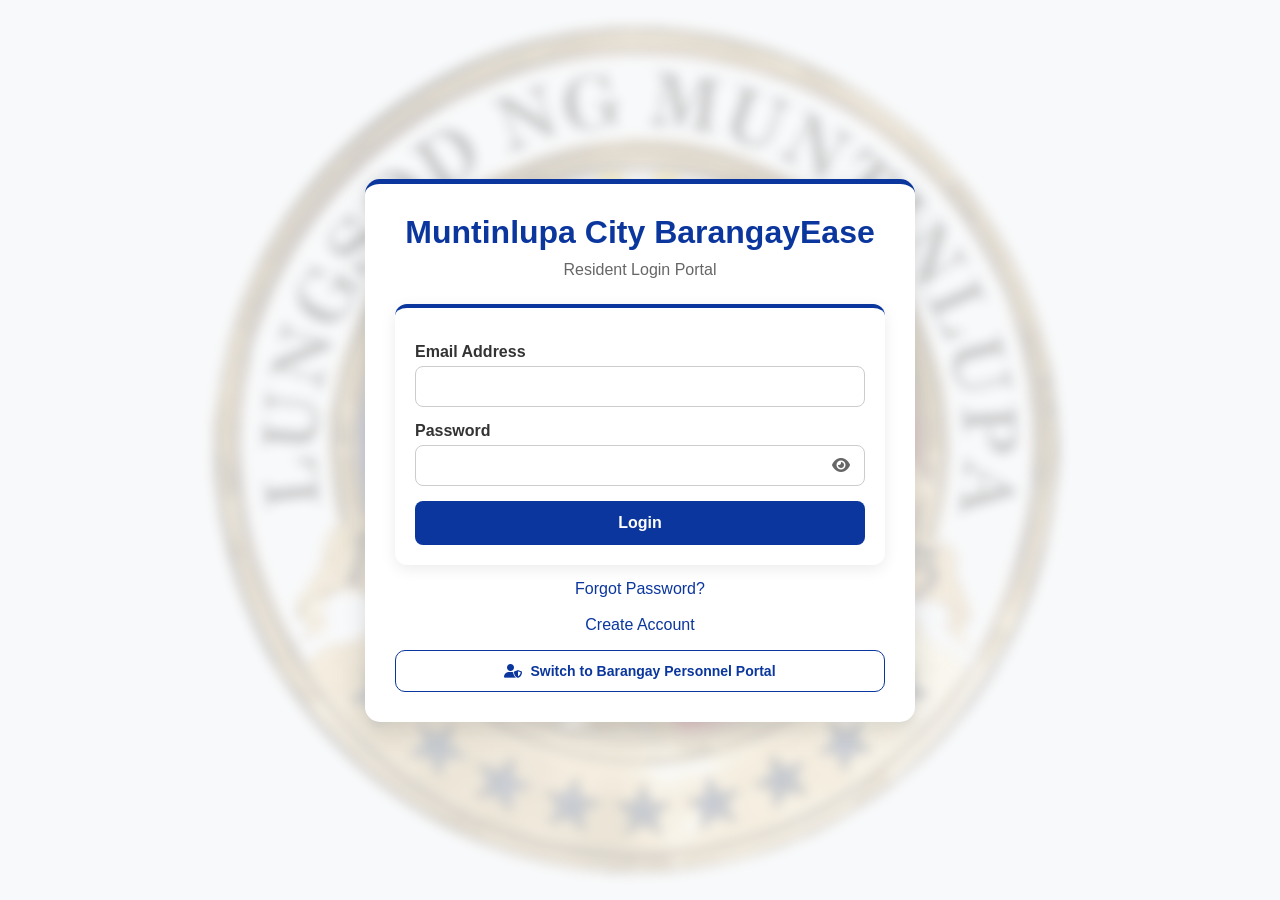
<file: index.html>
<!DOCTYPE html>
<html lang="en">
<head>
    <meta charset="UTF-8">
    <meta http-equiv="refresh" content="0; url=./ResidentWEB/login.html">
    <title>Muntinlupa City BarangayEase</title>
</head>
<body>
    <p>Redirecting to BarangayEase...</p>
</body>
</html>
</file>
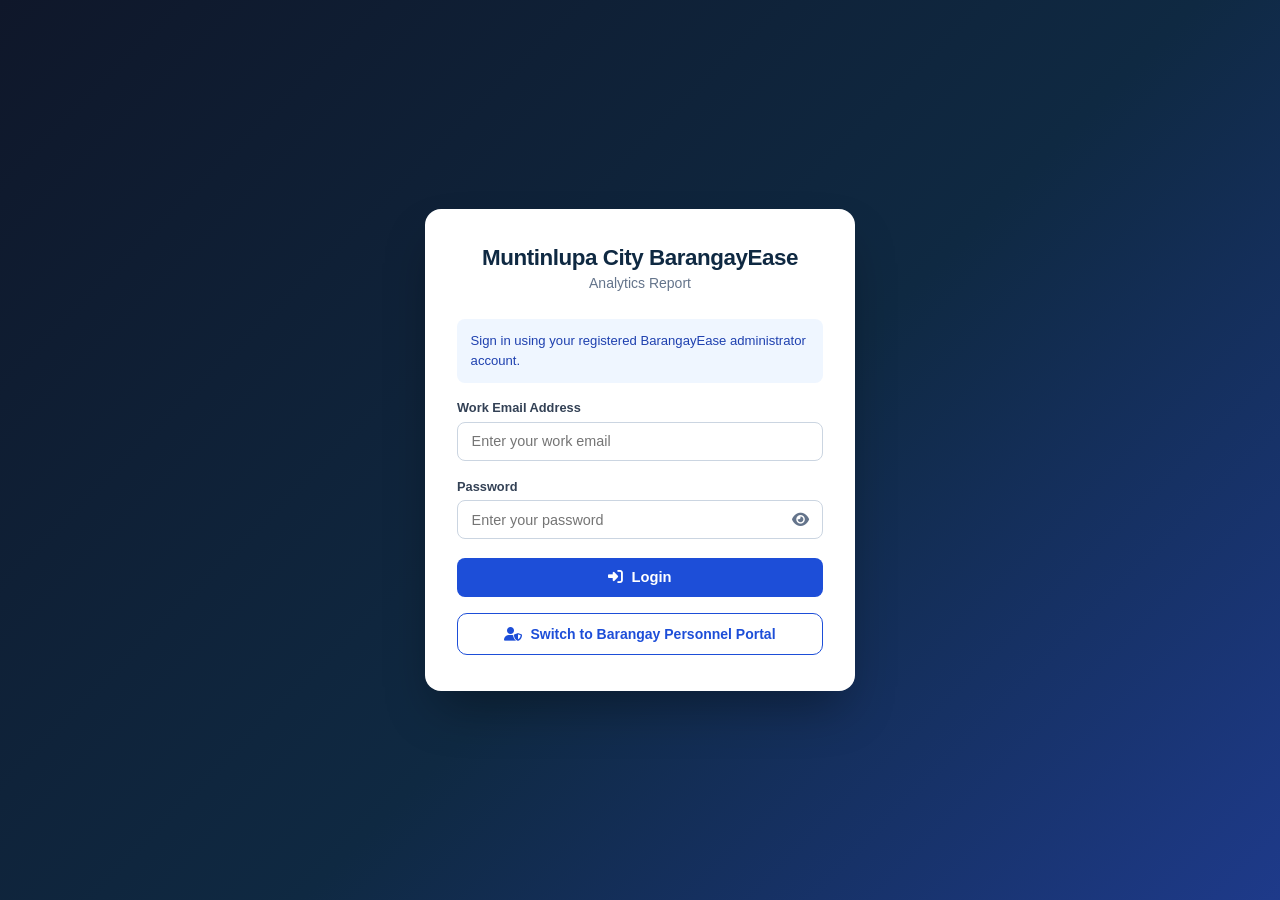
<file: BarangayAdminWEB/AnalyticsLogin.html>
<!DOCTYPE html>
<html lang="en">

<head>
    <meta charset="UTF-8" />
    <meta name="viewport" content="width=device-width, initial-scale=1.0" />
    <title>Muntinlupa City BarangayEase</title>
    <link rel="stylesheet" href="webAdmincss/Analytics.css?v=2" />
    <link rel="stylesheet" href="https://cdnjs.cloudflare.com/ajax/libs/font-awesome/6.5.1/css/all.min.css" />
</head>

<body>
    <div class="auth-container">
        <div class="auth-card">
            <div class="auth-logo">
                <h1>Muntinlupa City BarangayEase</h1>
                <p>Analytics Report</p>
            </div>

            <div id="loginError" class="error-banner"></div>

            <form id="loginForm">
                <p class="login-notice">Sign in using your registered BarangayEase administrator account.</p>

                <div class="input-group">
                    <label for="email">Work Email Address</label>
                    <input type="email" id="email" placeholder="Enter your work email" autocomplete="username"
                        required />
                </div>

                <div class="input-group">
                    <label for="password">Password</label>
                    <div class="password-wrapper">
                        <input type="password" id="password" placeholder="Enter your password"
                            autocomplete="current-password" required />
                        <i class="fa-solid fa-eye toggle-password" data-target="password"></i>
                    </div>
                </div>

                <button type="submit" class="btn" id="loginBtn">
                    <i class="fa-solid fa-right-to-bracket"></i>
                    Login
                </button>
            </form>

            <div class="portal-switch-wrap">
                <a href="./loginAdmin.html" class="portal-switch-btn">
                    <i class="fas fa-user-shield"></i>
                    <span>Switch to Barangay Personnel Portal</span>
                </a>
            </div>
        </div>
    </div>

    <script src="webAdminjs/api-config.js"></script>
    <script src="webAdminjs/AnalyticsLogin.js"></script>
</body>

</html>
</file>
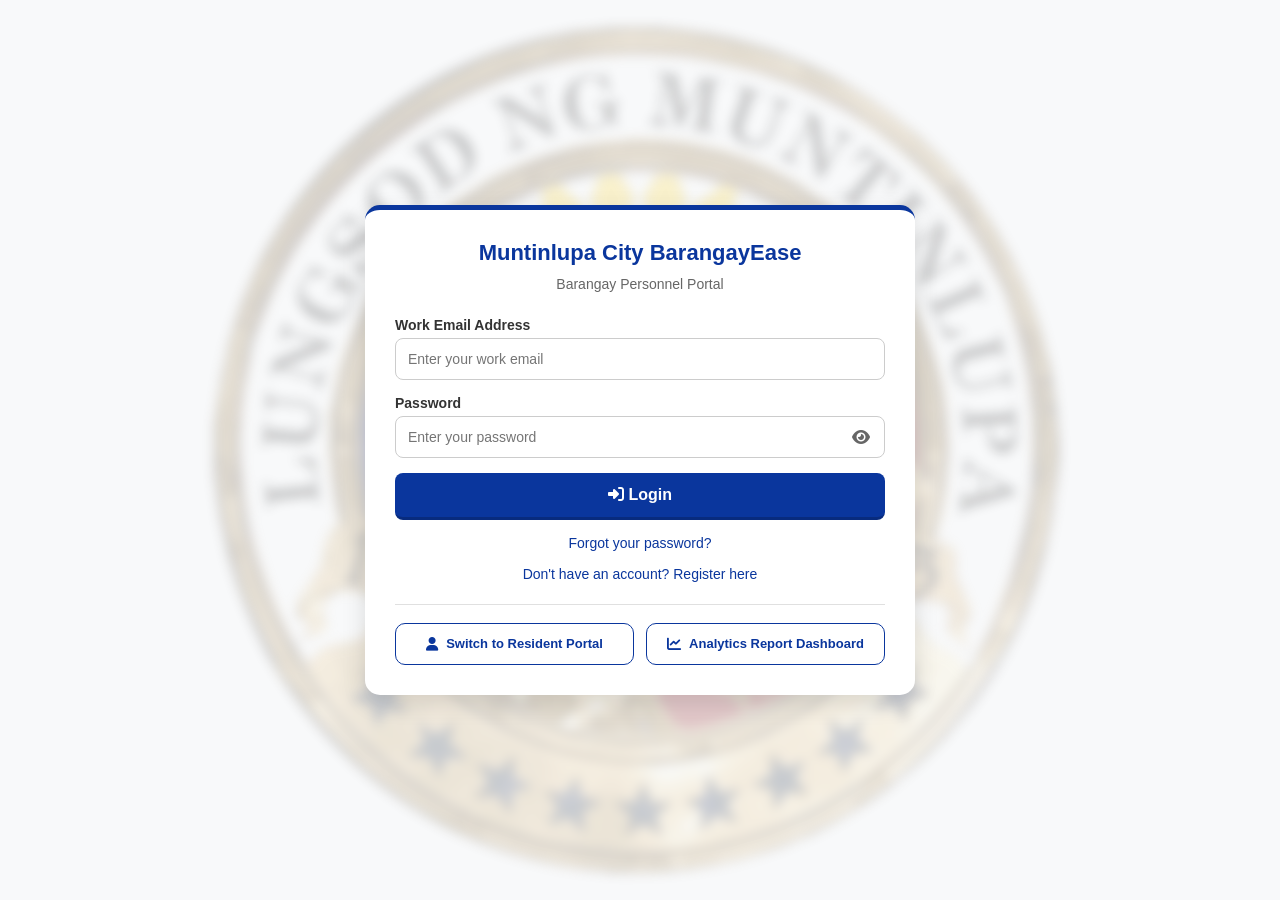
<file: BarangayAdminWEB/BarangayAdmin.html>
<!DOCTYPE html>
<html lang="en">

<head>
  <meta charset="UTF-8">
  <meta name="viewport" content="width=device-width, initial-scale=1.0">
  <title>BarangayEase | Barangay Personnel</title>
  <link rel="stylesheet" href="webAdmincss/brgyAdmin.css">
  <link rel="stylesheet" href="https://cdnjs.cloudflare.com/ajax/libs/font-awesome/6.5.1/css/all.min.css">

</head>

<body>
  <div class="dashboard-container">
    <header class="topbar">
      <div class="topbar-left"><img id="barangayLogo" src="" alt="Barangay Logo" class="topbar-logo">
        <div class="topbar-brand-info"><span class="topbar-brgy-name" id="barangayName">Loading...</span><span
            class="topbar-portal-type"> Barangay Personnel Portal (Muntinlupa City)</span></div>
      </div>
      <div class="topbar-right">
        <div class="notification-wrapper"><button class="notification-btn" onclick="toggleNotifications()"
            aria-label="Notifications" title="Notifications"><i class="fas fa-bell"></i><span id="notifBadge"
              class="notif-badge hidden">0</span></button>
          <div id="notificationPanel" class="notification-panel hidden" role="dialog" aria-modal="true" aria-label="Notifications">
            <div class="notification-header">
              <h4>Notifications</h4>
              <div class="notification-header-actions">
                <button type="button" class="mark-all-read" onclick="markAllNotificationsRead()">Mark all as read</button>
                <button type="button" class="notification-close" onclick="toggleNotifications(false)" aria-label="Close notifications"><i class="fas fa-times"></i></button>
              </div>
            </div>
            <div id="notificationList" class="notification-list"></div>
          </div>
          <div id="adminNotificationDetailModal" class="notification-detail-overlay hidden" role="dialog" aria-modal="true" aria-labelledby="adminNotificationDetailTitle" onclick="if(event.target===this)closeAdminNotificationDetail()">
            <section class="notification-detail-modal">
              <header class="notification-detail-header">
                <div><span class="notification-detail-eyebrow">NOTIFICATION DETAILS</span><h3 id="adminNotificationDetailTitle">Notification</h3></div>
                <button type="button" class="notification-close" onclick="closeAdminNotificationDetail()" aria-label="Close notification details"><i class="fas fa-times"></i></button>
              </header>
              <div class="notification-detail-body">
                <p id="adminNotificationDetailDescription"></p>
                <small id="adminNotificationDetailTime"></small>
              </div>
              <footer class="notification-detail-actions">
                <button type="button" class="notification-back-button" onclick="backToAdminNotifications()"><i class="fas fa-arrow-left"></i> Back to notifications</button>
                <button type="button" id="adminNotificationOpenRelated" class="notification-related-button hidden" onclick="openAdminNotificationDestination()">Open related section <i class="fas fa-arrow-right"></i></button>
              </footer>
            </section>
          </div>
        </div>
        <div class="topbar-profile-wrapper">
          <div class="topbar-profile" onclick="toggleProfileDropdown()"><img src="webAdminlogo/noproficon.png"
              alt="Avatar" class="topbar-avatar"><span id="adminName">Administrator</span><i
              class="fas fa-chevron-down"></i></div>
          <div id="profileDropdown" class="profile-dropdown hidden">
            <div class="dropdown-item" onclick="showSection('profile-section',this)"><i class="fas fa-user"></i> My
              Profile</div>
            <div class="dropdown-item logout-item" onclick="logout()"><i class="fas fa-sign-out-alt"></i> Logout</div>
          </div>
        </div>
      </div>
    </header>
    <div class="main-wrapper">
      <aside class="sidebar">
        <ul class="sidebar-menu">
          <li class="menu-category">Main</li>
          <li class="active" onclick="showSection('dashboard',this)"><i class="fas fa-home"></i> Dashboard</li>
          <li onclick="showSection('residents',this)"><i class="fas fa-users"></i> Residents</li>
          <li onclick="showSection('requests',this)"><i class="fas fa-file-alt"></i> Document Requests</li>
          <li onclick="showSection('complaints',this)"><i class="fas fa-exclamation-circle"></i> Complaints</li>
          <li onclick="showSection('ai-complaints',this)"><i class="fas fa-triangle-exclamation"></i> AI Complaints</li>
          <li onclick="showSection('analytics-section',this)"><i class="fas fa-chart-bar"></i> Analytics</li>
          <li onclick="showSection('reports-section',this)"><i class="fas fa-file-lines"></i> Reports</li>
          <li class="menu-category menu-divider">Account</li>
          <li onclick="showSection('profile-section',this)"><i class="fas fa-user"></i> My Profile</li>
          <li onclick="logout()"><i class="fas fa-sign-out-alt"></i> Logout</li>
        </ul>
      </aside>
      <main class="main-content">
        <section id="dashboard" class="content-section">
          <h2>Dashboard Overview</h2>
          <p class="section-note">Barangay management summary</p>
          <div class="cards">
            <div class="card">
              <h4>Total Residents</h4>
              <h1 id="dashTotalResidents">0</h1>
            </div>
            <div class="card">
              <h4>Pending Requests</h4>
              <h1 id="dashPendingRequests">0</h1>
            </div>
            <div class="card">
              <h4>Total Complaints</h4>
              <h1 id="dashTotalComplaints">0</h1>
            </div>
            <div class="card">
              <h4>Critical AI Complaints</h4>
              <h1 id="dashCriticalComplaints">0</h1>
            </div>
            <div class="card rating-dashboard-card">
              <h4>Resident Satisfaction</h4>
              <h1><span id="dashAverageRating">--</span><small> / 5</small></h1>
              <p><span id="dashTotalRatings">0</span> resident ratings</p>
              <div id="dashRatingStars" class="rating-stars" aria-label="Average resident rating">☆☆☆☆☆</div>
            </div>
          </div>
          <div class="welcome-card">
            <h2>Welcome to BarangayEase Barangay Personnel Portal</h2>
            <p>Manage residents, document requests, and complaints for your assigned barangay.</p><button
              class="admin-action" onclick="refreshCurrentData()"><i class="fas fa-sync"></i> Refresh Dashboard</button>
          </div>
        </section>
        <section id="residents" class="content-section hidden">
          <h2>Resident Management</h2>
          <p class="section-note">Residents registered under your assigned barangay.</p>
          <div class="table-container">
            <table id="residentsTable">
              <tr>
                <th>First Name</th>
                <th>Last Name</th>
                <th>Mobile Number</th>
                <th>Address</th>
                <th>Barangay</th>
                <th>Email</th>
              </tr>
            </table>
          </div>
        </section>
        <section id="requests" class="content-section hidden">
          <h2>Document Requests</h2>
          <p class="section-note">Review and update document requests submitted by residents of your barangay.</p>
          <div class="table-container">
            <table id="requestsTable"></table>
          </div>
        </section>
        <section id="complaints" class="content-section hidden">
          <h2>Resident Complaints</h2>
          <p class="section-note">Mild and Immediate complaints are handled here.</p>
          <div class="table-container">
            <table id="complaintsTable"></table>
          </div>
        </section>
        <section id="ai-complaints" class="content-section hidden">
          <h2>AI Complaints (Critical Cases Only)</h2>
          <p class="section-note">Only complaints classified as <strong>Critical</strong> appear here. Follow your
            barangay's emergency and escalation procedures.</p>
          <div class="table-container">
            <table id="aiComplaintsTable"></table>
          </div>
        </section>
        <section id="analytics-section" class="content-section hidden">
          <h2>Barangay Analytics</h2>
          <p class="section-note">Live overview of residents, service requests, and complaints for your assigned
            barangay.</p>
          <div class="summary-grid">
            <div class="summary-item">Total Residents<strong id="analyticsResidents">0</strong></div>
            <div class="summary-item">Service Requests<strong id="analyticsRequests">0</strong></div>
            <div class="summary-item">Complaints<strong id="analyticsComplaints">0</strong></div>
            <div class="summary-item">Pending Requests<strong id="analyticsPending">0</strong></div>
            <div class="summary-item">Resolved Complaints<strong id="analyticsResolved">0</strong></div>
            <div class="summary-item">Critical Complaints<strong id="analyticsCritical">0</strong></div>
          </div>
          <section class="resident-rating-report" aria-labelledby="residentRatingReportTitle">
            <h3 id="residentRatingReportTitle">Resident Satisfaction Ratings — <span id="ratingReportBarangay">Assigned Barangay</span></h3>
            <p class="section-note">Only feedback submitted by residents assigned to this barangay is included.</p>
            <div class="summary-grid rating-kpis">
              <div class="summary-item">Average Rating<strong id="reportAverageRating">-- / 5</strong></div>
              <div class="summary-item">Total Ratings<strong id="reportTotalRatings">0</strong></div>
              <div class="summary-item">Feedback Comments<strong id="reportCommentCount">0</strong></div>
            </div>
            <div class="report-grid rating-report-grid">
              <article class="report-card">
                <h3>Rating Distribution</h3>
                <div id="reportRatingDistribution" class="bar-chart"></div>
              </article>
              <article class="report-card">
                <h3>Recent Resident Feedback</h3>
                <div id="reportRecentFeedback" class="feedback-list"><p class="chart-empty">Loading resident feedback...</p></div>
              </article>
            </div>
            <div class="table-container report-table-wrap">
              <h3>Resident Ratings</h3>
              <table id="reportRatingsTable"></table>
            </div>
          </section>
          <div class="report-grid">
            <article class="report-card">
              <h3>Service Request Status</h3>
              <div id="analyticsRequestChart" class="bar-chart"></div>
            </article>
            <article class="report-card">
              <h3>Complaint Classification</h3>
              <div id="analyticsComplaintChart" class="bar-chart"></div>
            </article>
          </div>
        </section>
        <section id="reports-section" class="content-section hidden">
          <h2>Reports</h2>
          <p class="section-note">Generate and export an analytics report using records belonging to Barangay <strong
              id="reportBarangayName">your barangay</strong>.</p>
          <div class="report-toolbar">
            <label>From <input type="date" id="reportDateFrom"></label>
            <label>To <input type="date" id="reportDateTo"></label>
            <label>Report type <select id="reportType">
                <option value="all">All records</option>
                <option value="requests">Service requests</option>
                <option value="complaints">Complaints</option>
              </select></label>
            <button class="admin-action" type="button" onclick="applyReportFilters()"><i class="fas fa-filter"></i>
              Apply Filters</button>
            <button class="admin-action" type="button" onclick="resetReportFilters()">Reset</button>
            <button class="admin-action approve" type="button" onclick="exportAnalyticsReport()"><i
                class="fas fa-file-csv"></i> Export CSV</button>
            <button class="admin-action" type="button" onclick="printAnalyticsReport()"><i class="fas fa-print"></i>
              Print Report</button>
          </div>
          <p id="reportsSummary" class="report-summary" aria-live="polite">Report summary will appear after data loads.
          </p>
          <div class="summary-grid report-kpis">
            <div class="summary-item">Requests<strong id="reportRequestTotal">0</strong></div>
            <div class="summary-item">Pending<strong id="reportPendingTotal">0</strong></div>
            <div class="summary-item">Approved<strong id="reportApprovedTotal">0</strong></div>
            <div class="summary-item">Completed<strong id="reportCompletedTotal">0</strong></div>
            <div class="summary-item">Complaints<strong id="reportComplaintTotal">0</strong></div>
            <div class="summary-item">Resolved<strong id="reportResolvedTotal">0</strong></div>
            <div class="summary-item">Critical<strong id="reportCriticalTotal">0</strong></div>
          </div>
          <div class="report-grid">
            <article class="report-card">
              <h3>Service Requests by Status</h3>
              <div id="reportRequestChart" class="bar-chart"></div>
            </article>
            <article class="report-card">
              <h3>Complaints by Classification</h3>
              <div id="reportComplaintChart" class="bar-chart"></div>
            </article>
            <article class="report-card">
              <h3>Most Requested Services</h3>
              <div id="reportServiceChart" class="bar-chart"></div>
            </article>
            <article class="report-card">
              <h3>Monthly Activity</h3>
              <div id="reportMonthlyChart" class="bar-chart"></div>
            </article>
          </div>
          <div class="table-container report-table-wrap">
            <h3>Filtered Service Requests</h3>
            <table id="reportRequestsTable"></table>
          </div>
          <div class="table-container report-table-wrap">
            <h3>Filtered Complaints</h3>
            <table id="reportComplaintsTable"></table>
          </div>
          <p class="section-note">The report uses the records returned by the authenticated barangay-scoped APIs. It
            does not combine data from other barangays.</p>
        </section>
        <section id="profile-section" class="content-section hidden">
          <h2>Admin Profile Details</h2>
          <div class="welcome-card">
            <p><strong>Full Name:</strong> <span id="profileName">--</span></p><br>
            <p><strong>Email:</strong> <span id="profileEmail">--</span></p><br>
            <p><strong>Barangay / Role:</strong> <span id="profileRole">--</span></p>
          </div>
        </section>
      </main>
    </div>
  </div>
  <script src="webAdminjs/api-config.js"></script>
  <script src="webAdminjs/brgyAdmin.js"></script>
</body>

</html>
</file>
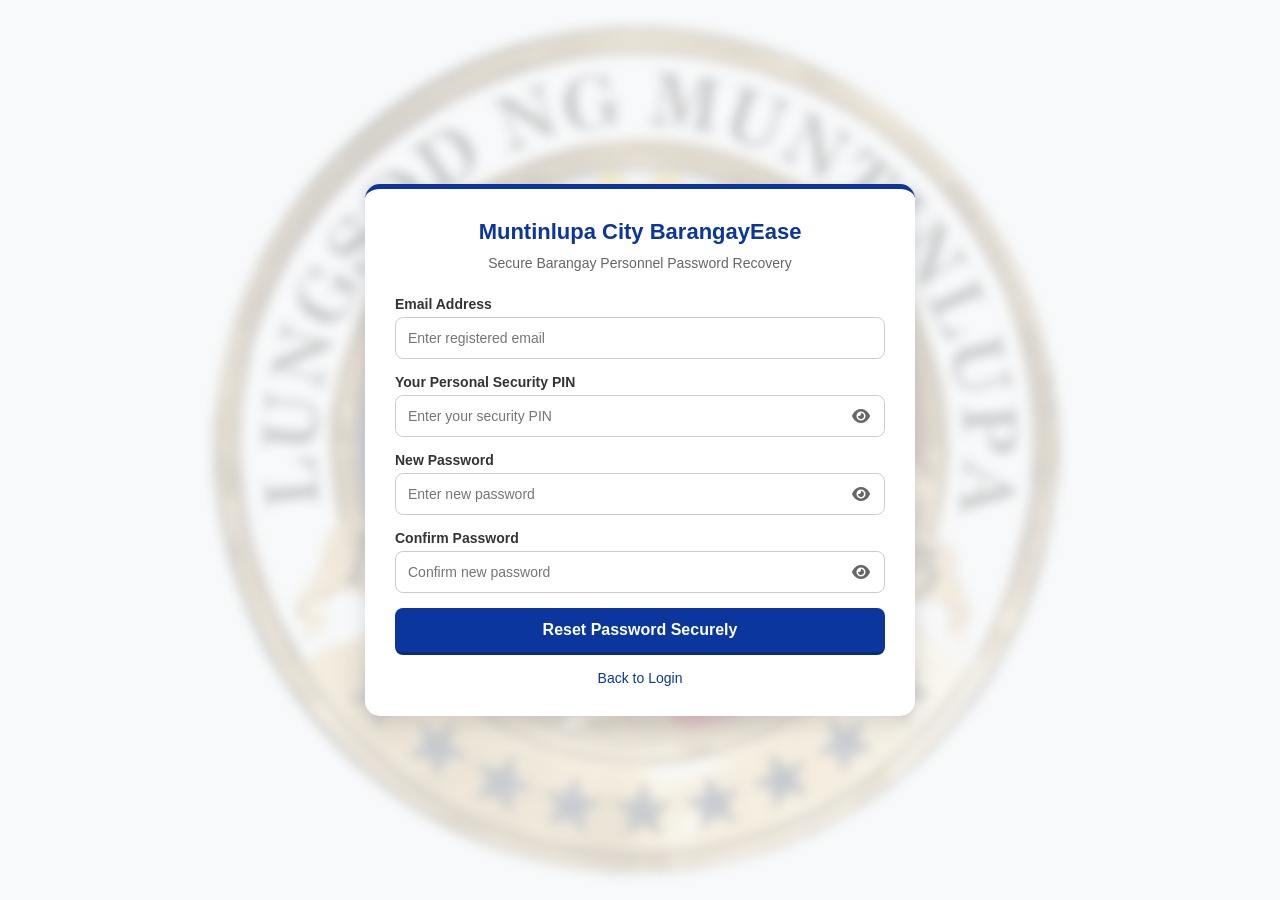
<file: BarangayAdminWEB/forgotpassAdmin.html>
<!DOCTYPE html>
<html lang="en">
<head>
    <meta charset="UTF-8">
    <meta name="viewport" content="width=device-width, initial-scale=1.0">
    <title>Secure Forgot Password | BarangayEase Barangay Personnel</title>
    <link rel="stylesheet" href="webAdmincss/brgyAdmin.css">
    <!-- Idinagdag ang FontAwesome para sa eye icons -->
    <link rel="stylesheet" href="https://cdnjs.cloudflare.com/ajax/libs/font-awesome/6.5.1/css/all.min.css">
</head>
<body>

<div class="auth-container">
    <div class="auth-card">
        <div class="auth-logo">
            <h1>Muntinlupa City BarangayEase</h1>
            <p>Secure Barangay Personnel Password Recovery</p>
        </div>

        <form id="forgotForm">
            <div class="input-group">
                <label>Email Address</label>
                <input type="email" id="email" placeholder="Enter registered email" required>
            </div>

            <!-- Security PIN with Show/Hide Toggle & Numbers Only -->
            <div class="input-group">
                <label>Your Personal Security PIN</label>
                <div class="password-wrapper">
                    <input type="password" id="securityPin" placeholder="Enter your security PIN" maxlength="6" required>
                    <i class="fa-solid fa-eye toggle-password" data-target="securityPin"></i>
                </div>
            </div>

            <!-- New Password with Show/Hide Toggle -->
            <div class="input-group">
                <label>New Password</label>
                <div class="password-wrapper">
                    <input type="password" id="newPassword" placeholder="Enter new password" required>
                    <i class="fa-solid fa-eye toggle-password" data-target="newPassword"></i>
                </div>
            </div>

            <!-- Confirm Password with Show/Hide Toggle -->
            <div class="input-group">
                <label>Confirm Password</label>
                <div class="password-wrapper">
                    <input type="password" id="confirmPassword" placeholder="Confirm new password" required>
                    <i class="fa-solid fa-eye toggle-password" data-target="confirmPassword"></i>
                </div>
            </div>

            <button type="submit" class="btn">Reset Password Securely</button>
        </form>

        <a href="loginAdmin.html" class="auth-link">Back to Login</a>
    </div>
</div>

<script src="webAdminjs/api-config.js"></script>
<script src="webAdminjs/forgotpassAdmin.js"></script>
</body>
</html>
</file>
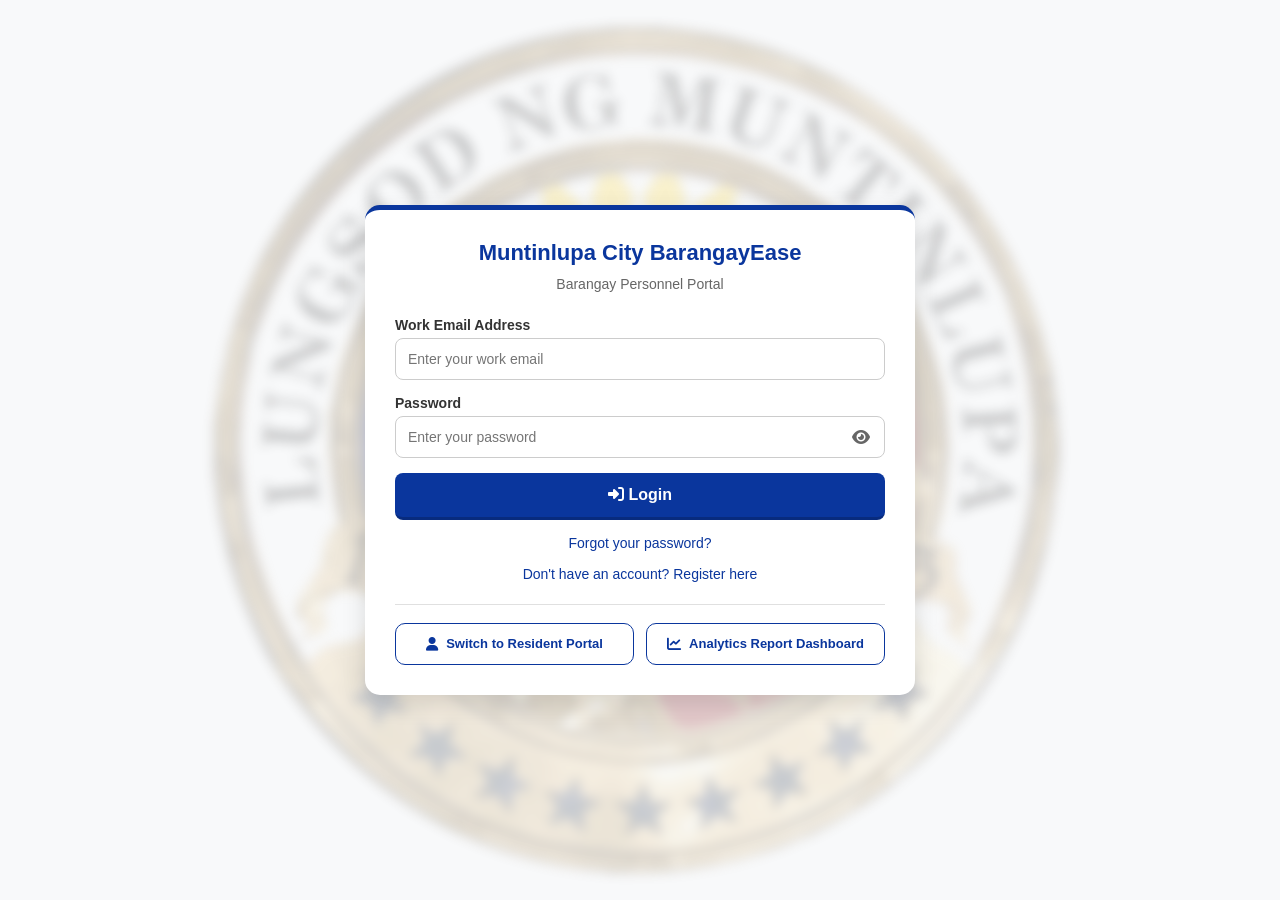
<file: BarangayAdminWEB/loginAdmin.html>
<!DOCTYPE html>
<html lang="en">
<head>
    <meta charset="UTF-8">
    <meta name="viewport" content="width=device-width, initial-scale=1.0">

    <title>Barangay Personnel Login | BarangayEase</title>

    <link rel="stylesheet" href="webAdmincss/brgyAdmin.css">

    <link rel="stylesheet"
          href="https://cdnjs.cloudflare.com/ajax/libs/font-awesome/6.5.1/css/all.min.css">
</head>

<body>

    <div class="auth-container">

        <div class="auth-card">

            <!-- LOGO / HEADER -->
            <div class="auth-logo">
                <h1>Muntinlupa City BarangayEase</h1>
                <p>Barangay Personnel Portal</p>
            </div>

            <!-- LOGIN FORM -->
            <form id="loginForm">

                <div class="input-group">
                    <label for="email">Work Email Address</label>

                    <input
                        type="email"
                        id="email"
                        placeholder="Enter your work email"
                        autocomplete="username"
                        required>
                </div>

                <div class="input-group">
                    <label for="password">Password</label>

                    <div class="password-wrapper">

                        <input
                            type="password"
                            id="password"
                            placeholder="Enter your password"
                            autocomplete="current-password"
                            required>

                        <i
                            class="fa-solid fa-eye toggle-password"
                            data-target="password"
                            role="button"
                            tabindex="0"
                            aria-label="Show password">
                        </i>

                    </div>
                </div>

                <!-- LOGIN BUTTON -->
                <button type="submit" class="btn" id="loginBtn">

                    <i class="fa-solid fa-right-to-bracket"></i>
                    Login

                </button>

            </form>

            <!-- ACCOUNT LINKS -->
            <div class="account-links">

                <a href="forgotpassAdmin.html" class="auth-link">
                    Forgot your password?
                </a>

                <a href="registerAdmin.html" class="auth-link">
                    Don't have an account? Register here
                </a>

            </div>

            <!-- PORTAL NAVIGATION -->
            <div class="portal-links">

                <!-- LEFT: RESIDENT PORTAL -->
                <a
                    href="../ResidentWEB/login.html"
                    class="portal-link">

                    <i class="fas fa-user"></i>

                    <span>Switch to Resident Portal</span>

                </a>

                <!-- RIGHT: ANALYTICS DASHBOARD -->
                <a
                    href="AnalyticsLogin.html"
                    class="portal-link">

                    <i class="fas fa-chart-line"></i>

                    <span>Analytics Report Dashboard</span>

                </a>

            </div>

        </div>

    </div>

    <!-- SCRIPTS -->
    <script src="webAdminjs/api-config.js"></script>
    <script src="webAdminjs/loginAdmin.js"></script>

</body>
</html>
</file>
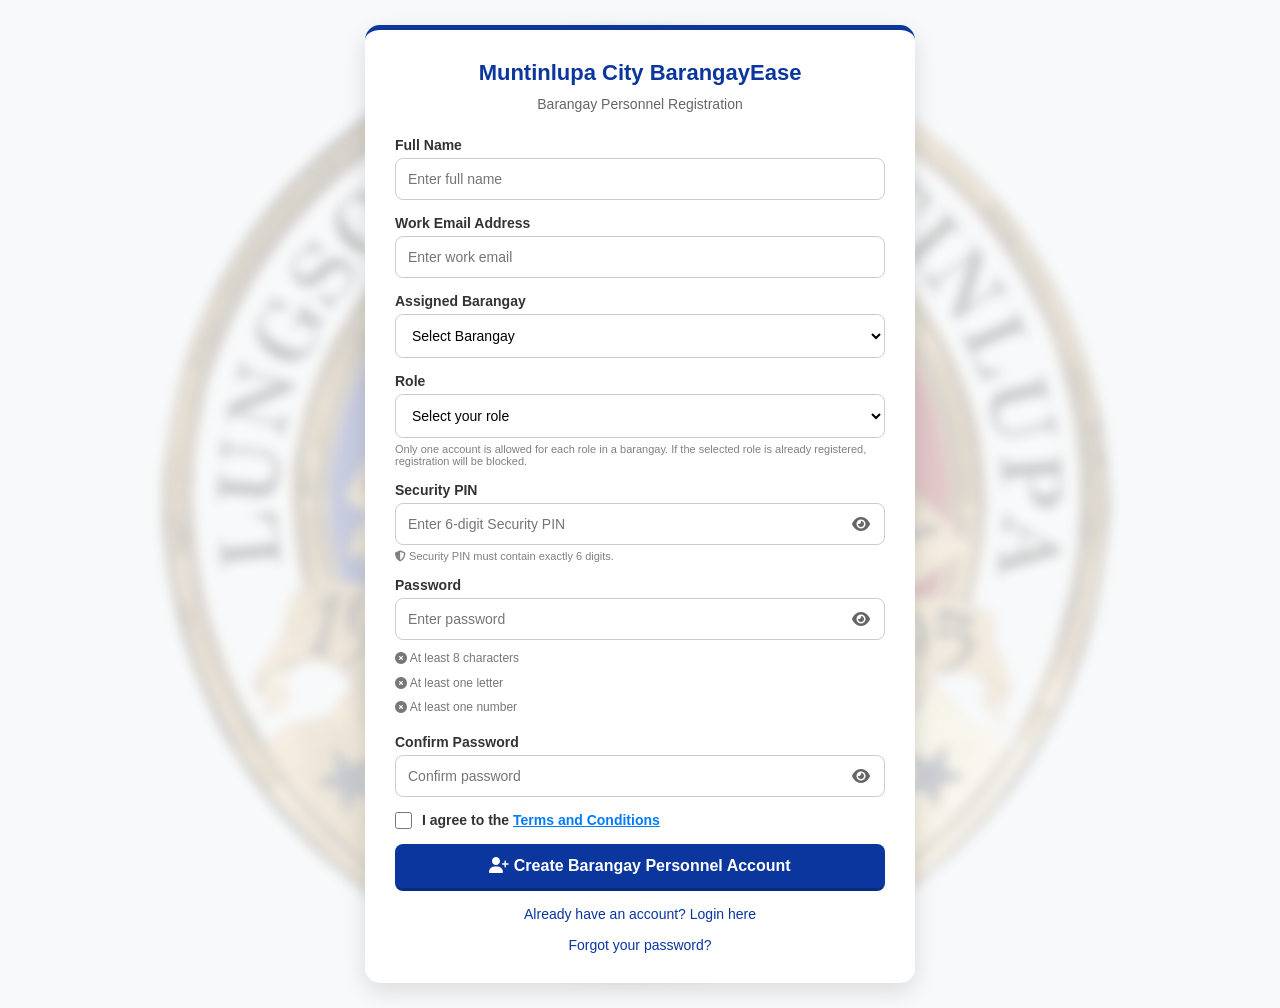
<file: BarangayAdminWEB/registerAdmin.html>
<!DOCTYPE html>
<html lang="en">

<head>
    <meta charset="UTF-8">
    <meta name="viewport" content="width=device-width, initial-scale=1.0">

    <title>Registration</title>

    <!-- CSS -->
    <link rel="stylesheet" href="webAdmincss/brgyAdmin.css">

    <!-- Font Awesome -->
    <link rel="stylesheet" href="https://cdnjs.cloudflare.com/ajax/libs/font-awesome/6.5.1/css/all.min.css">

</head>

<body>

    <div class="auth-container">

        <div class="auth-card">

            <!-- HEADER -->
            <div class="auth-logo">
                <h1>Muntinlupa City BarangayEase</h1>
                <p>Barangay Personnel Registration</p>
            </div>

            <!-- REGISTRATION FORM -->
            <form id="adminRegisterForm">

                <!-- FULL NAME -->
                <div class="input-group">

                    <label for="fullName">Full Name</label>

                    <input type="text" id="fullName" name="fullName" placeholder="Enter full name" autocomplete="name"
                        required>

                </div>

                <!-- EMAIL -->
                <div class="input-group">

                    <label for="email">Work Email Address</label>

                    <input type="email" id="email" name="email" placeholder="Enter work email" autocomplete="email"
                        required>

                </div>

                <!-- BARANGAY -->
                <div class="input-group">

                    <label for="barangay">Assigned Barangay</label>

                    <select id="barangay" name="barangay" required>

                        <option value="" disabled selected>
                            Select Barangay
                        </option>

                        <option value="Alabang">Alabang</option>
                        <option value="Ayala Alabang">Ayala Alabang</option>
                        <option value="Bayanan">Bayanan</option>
                        <option value="Buli">Buli</option>
                        <option value="Cupang">Cupang</option>
                        <option value="Poblacion">Poblacion</option>
                        <option value="Putatan">Putatan</option>
                        <option value="Sucat">Sucat</option>
                        <option value="Tunasan">Tunasan</option>

                    </select>

                </div>

                <!-- ROLE -->
                <div class="input-group">

                    <label for="role">Role</label>

                    <select id="role" name="role" required>

                        <option value="" disabled selected>
                            Select your role
                        </option>

                        <option value="Barangay Captain">
                            Barangay Captain
                        </option>

                        <option value="Barangay Staff">
                            Barangay Staff
                        </option>

                        <option value="Barangay Secretary">
                            Barangay Secretary
                        </option>

                    </select>
                    <small style="color:gray;">Only one account is allowed for each role in a barangay. If the selected role is already registered, registration will be blocked.</small>

                </div>

                <!-- SECURITY PIN -->
                <div class="input-group">

                    <label for="security_pin">
                        Security PIN
                    </label>

                    <div class="password-wrapper">

                        <input type="password" id="security_pin" name="security_pin"
                            placeholder="Enter 6-digit Security PIN" inputmode="numeric" autocomplete="off"
                            maxlength="6" minlength="6" pattern="[0-9]{6}" required>

                        <i class="fa-solid fa-eye toggle-password" data-target="security_pin">
                        </i>

                    </div>

                    <small style="color: gray;">
                        <i class="fa-solid fa-shield-halved"></i>
                        Security PIN must contain exactly 6 digits.
                    </small>

                </div>

                <!-- PASSWORD -->
                <div class="input-group">

                    <label for="password">Password</label>

                    <div class="password-wrapper">

                        <input type="password" id="password" name="password" placeholder="Enter password"
                            autocomplete="new-password" minlength="8" required>

                        <i class="fa-solid fa-eye toggle-password" data-target="password">
                        </i>

                    </div>

                    <!-- PASSWORD REQUIREMENTS -->
                    <div id="passwordRequirements" style="font-size:12px; margin-top:8px; line-height:1.8;">

                        <div id="lengthCheck">
                            <i class="fa-solid fa-circle-xmark"></i>
                            At least 8 characters
                        </div>

                        <div id="letterCheck">
                            <i class="fa-solid fa-circle-xmark"></i>
                            At least one letter
                        </div>

                        <div id="numberCheck">
                            <i class="fa-solid fa-circle-xmark"></i>
                            At least one number
                        </div>

                    </div>

                </div>

                <!-- CONFIRM PASSWORD -->
                <div class="input-group">

                    <label for="confirmPassword">
                        Confirm Password
                    </label>

                    <div class="password-wrapper">

                        <input type="password" id="confirmPassword" name="confirmPassword"
                            placeholder="Confirm password" autocomplete="new-password" required>

                        <i class="fa-solid fa-eye toggle-password" data-target="confirmPassword">
                        </i>

                    </div>

                </div>

                <!-- TERMS AND CONDITIONS -->
                <div class="input-group" style="display:flex; align-items:center; gap:10px;">

                    <input type="checkbox" id="terms" name="terms" required style="width:auto;">

                    <label for="terms" style="margin:0; cursor:pointer;">

                        I agree to the

                        <a href="#" id="openTerms" style="color:#007bff;">

                            Terms and Conditions

                        </a>

                    </label>

                </div>

                <!-- REGISTER BUTTON -->
                <button type="submit" class="btn" id="registerBtn">

                    <i class="fa-solid fa-user-plus"></i>
                    Create Barangay Personnel Account

                </button>

            </form>

            <!-- LOGIN LINK -->
            <a href="loginAdmin.html" class="auth-link">

                Already have an account? Login here

            </a>

            <!-- FORGOT PASSWORD -->
            <a href="forgotpassAdmin.html" class="auth-link">

                Forgot your password?

            </a>

        </div>

    </div>


    <!-- TERMS AND CONDITIONS MODAL -->
    <div id="termsModal" class="modal hidden">

        <div class="modal-content">

            <span class="close-btn" id="closeTerms">
                &times;
            </span>

            <h2>Terms and Conditions & Privacy Policy</h2>

            <p style="margin-top:15px;">

                Welcome to Muntinlupa City BarangayEase.

                By registering an account, you agree to provide
                accurate information for official barangay
                administration and management services.

            </p>

            <p style="margin-top:10px;">

                Your information will be securely stored and used
                only for authorized barangay operations and
                administrative purposes, subject to the
                Data Privacy Act of 2012.

            </p>

            <p style="margin-top:10px;">

                You are responsible for maintaining the
                confidentiality of your account password
                and Security PIN.

            </p>

            <p style="margin-top:10px;">

                Do not share your login credentials or
                Security PIN with unauthorized individuals.

            </p>

        </div>

    </div>


    <!-- JAVASCRIPT -->
    <script src="webAdminjs/api-config.js"></script>
<script src="webAdminjs/registerAdmin.js"></script>

</body>

</html>
</file>
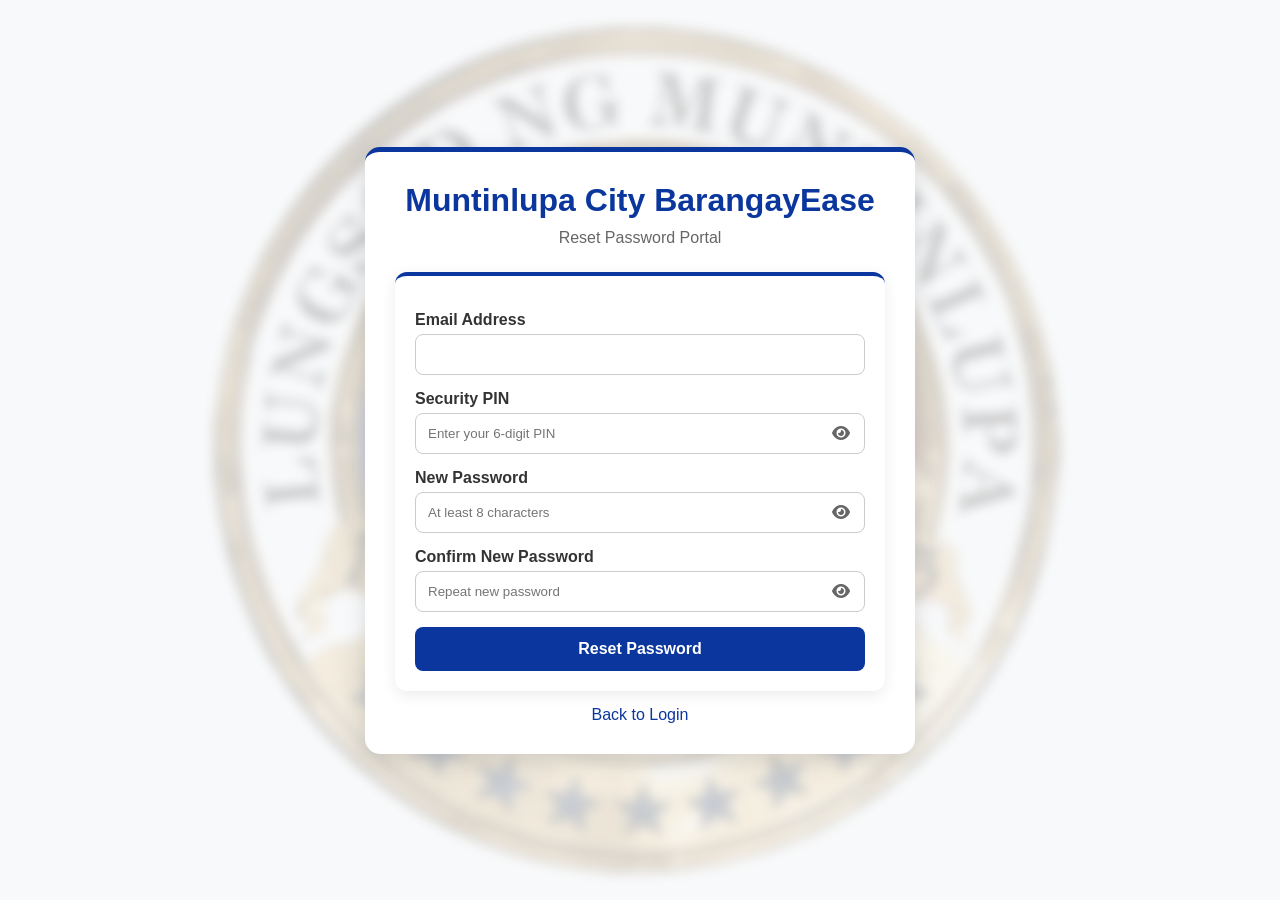
<file: ResidentWEB/forgotpass.html>
<!DOCTYPE html>
<html lang="en">
<head>
<meta charset="UTF-8">
<meta name="viewport" content="width=device-width, initial-scale=1.0">
<title>Forgot Password - BarangayEase</title>
<link rel="stylesheet" href="webcss/style.css">
<link rel="stylesheet" href="https://cdnjs.cloudflare.com/ajax/libs/font-awesome/6.5.1/css/all.min.css">
</head>
<body>

<div class="container">
    <div class="form-card">
        <div class="logo-section">
            <h1>Muntinlupa City BarangayEase</h1>
            <p>Reset Password Portal</p>
        </div>

        <!-- Dynamic feedback message container -->
        <div id="forgotMessage"></div>

        <form id="forgotPasswordForm">
            <div class="input-group">
                <label>Email Address</label>
                <input type="email" id="email" required>
            </div>

            <!-- Security PIN with Show/Hide Toggle and Numbers-Only Filter -->
            <div class="input-group">
                <label>Security PIN</label>
                <div class="password-wrapper">
                    <input type="password" id="securityPin" placeholder="Enter your 6-digit PIN" maxlength="6" required>
                    <i class="fa-solid fa-eye toggle-password" data-target="securityPin"></i>
                </div>
            </div>

            <!-- New Password with Show/Hide Toggle -->
            <div class="input-group">
                <label>New Password</label>
                <div class="password-wrapper">
                    <input type="password" id="newPassword" placeholder="At least 8 characters" required>
                    <i class="fa-solid fa-eye toggle-password" data-target="newPassword"></i>
                </div>
            </div>

            <!-- Confirm New Password with Show/Hide Toggle -->
            <div class="input-group">
                <label>Confirm New Password</label>
                <div class="password-wrapper">
                    <input type="password" id="confirmPassword" placeholder="Repeat new password" required>
                    <i class="fa-solid fa-eye toggle-password" data-target="confirmPassword"></i>
                </div>
            </div>

            <button type="submit" class="btn-register auth-action-btn">
                Reset Password
            </button>
        </form>

        <div class="links">
            <a href="login.html">Back to Login</a>
        </div>
    </div>
</div>

<script src="webjs/api-config.js"></script>
<script src="webjs/forgotpass.js"></script>
</body>
</html>
</file>
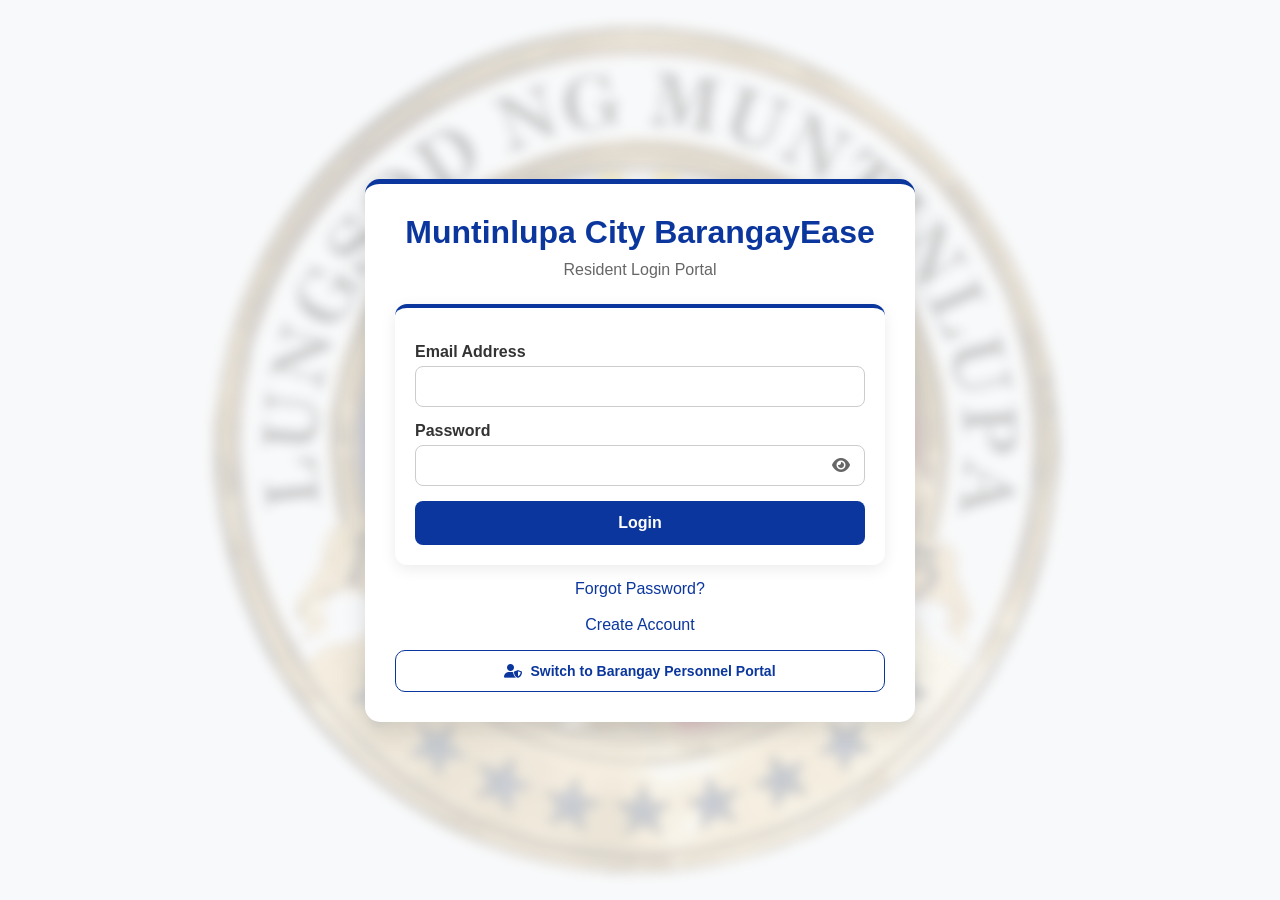
<file: ResidentWEB/login.html>
<!DOCTYPE html>
<html lang="en">
<head>
    <meta charset="UTF-8">
    <meta name="viewport" content="width=device-width, initial-scale=1.0">
    <title>BarangayEase - Login</title>
    <link rel="stylesheet" href="webcss/style.css?v=2">
    <link rel="stylesheet" href="https://cdnjs.cloudflare.com/ajax/libs/font-awesome/6.5.1/css/all.min.css">
</head>
<body>

<div class="container">
    <div class="form-card">
        <div class="logo-section">
            <h1>Muntinlupa City BarangayEase</h1>
            <p>Resident Login Portal</p>
        </div>

        <!-- Dynamic feedback message container -->
        <div id="loginMessage"></div>

        <form id="loginForm">
            <div class="input-group">
                <label>Email Address</label>
                <input type="email" id="email" required>
            </div>

            <!-- Password with Show/Hide Password Toggle -->
            <div class="input-group">
                <label>Password</label>
                <div class="password-wrapper">
                    <input type="password" id="password" required>
                    <i class="fa-solid fa-eye toggle-password" data-target="password"></i>
                </div>
            </div>

            <button type="submit" class="btn-register auth-action-btn">
                Login
            </button>
        </form>

        <div class="links">
            <a href="forgotpass.html">Forgot Password?</a>
            <br><br>
            <a href="register.html">Create Account</a>
        </div>

        <!-- Switch papunta sa Barangay Personnel Portal -->
        <div class="portal-switch-wrap">
    <a href="../BarangayAdminWEB/loginAdmin.html" class="portal-switch-btn">
        <i class="fas fa-user-shield"></i>
        <span>Switch to Barangay Personnel Portal</span>
    </a>
        </div>
    </div>
</div>

<script src="webjs/api-config.js"></script>
<script src="webjs/login.js"></script>
</body>
</html>
</file>
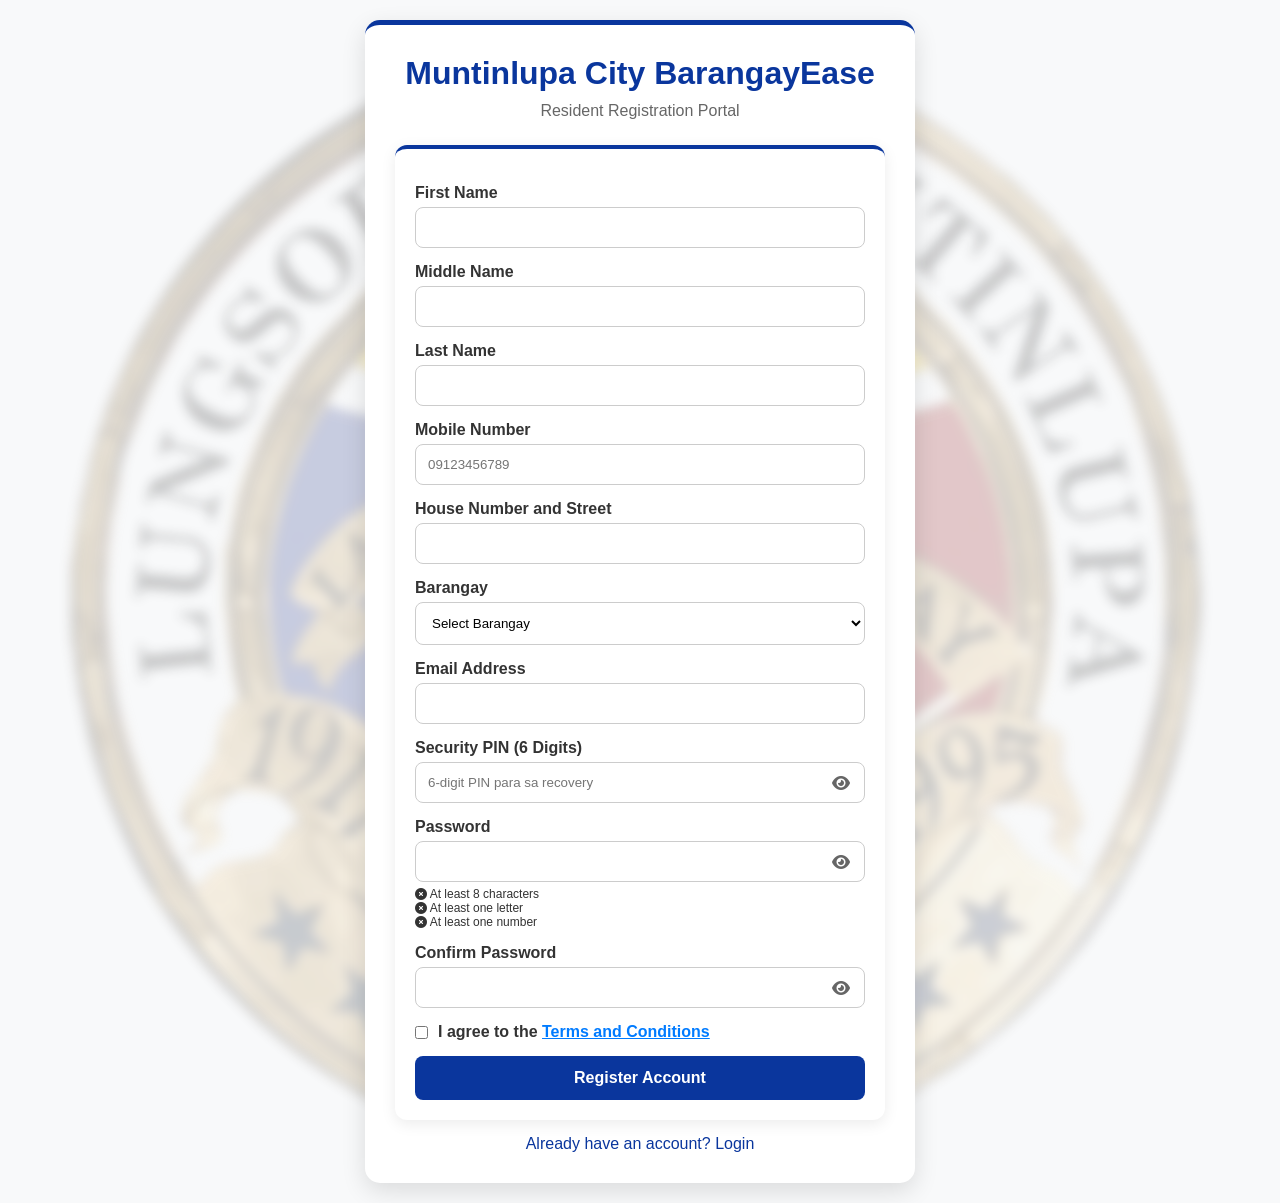
<file: ResidentWEB/register.html>
<!DOCTYPE html>
<html lang="en">

<head>
    <meta charset="UTF-8">
    <meta name="viewport" content="width=device-width, initial-scale=1.0">
    <title>BarangayEase - Registration</title>

    <link rel="stylesheet" href="webcss/style.css">
    <link rel="stylesheet" href="https://cdnjs.cloudflare.com/ajax/libs/font-awesome/6.5.1/css/all.min.css">
</head>

<body>

    <div class="container">
        <div class="form-card">

            <div class="logo-section">
                <h1>Muntinlupa City BarangayEase</h1>
                <p>Resident Registration Portal</p>
            </div>

            <form id="registerForm">

                <div class="input-group">
                    <label for="firstName">First Name</label>
                    <input type="text" id="firstName" required>
                </div>

                <div class="input-group">
                    <label for="middleName">Middle Name</label>
                    <input type="text" id="middleName">
                </div>

                <div class="input-group">
                    <label for="lastName">Last Name</label>
                    <input type="text" id="lastName" required>
                </div>

                <div class="input-group">
                    <label for="contactNumber">Mobile Number</label>
                    <input
                        type="tel"
                        id="contactNumber"
                        placeholder="09123456789"
                        maxlength="11"
                        inputmode="numeric"
                        autocomplete="tel"
                        pattern="09[0-9]{9}"
                        title="Enter an 11-digit mobile number starting with 09"
                        required
                    >
                </div>

                <div class="input-group">
                    <label for="houseStreet">House Number and Street</label>
                    <input type="text" id="houseStreet" required>
                </div>

                <div class="input-group">
                    <label for="barangay">Barangay</label>
                    <select id="barangay" required>
                        <option value="">Select Barangay</option>
                        <option value="Alabang">Alabang</option>
                        <option value="Ayala Alabang">Ayala Alabang</option>
                        <option value="Bayanan">Bayanan</option>
                        <option value="Buli">Buli</option>
                        <option value="Cupang">Cupang</option>
                        <option value="Poblacion">Poblacion</option>
                        <option value="Putatan">Putatan</option>
                        <option value="Sucat">Sucat</option>
                        <option value="Tunasan">Tunasan</option>
                    </select>
                </div>

                <div class="input-group">
                    <label for="email">Email Address</label>
                    <input type="email" id="email" required>
                </div>

                <!-- Security PIN -->
                <div class="input-group">
                    <label for="securityPin">Security PIN (6 Digits)</label>

                    <div class="password-wrapper">
                        <input type="password" id="securityPin" placeholder="6-digit PIN para sa recovery" maxlength="6"
                            inputmode="numeric" autocomplete="off"
                            oninput="this.value = this.value.replace(/\D/g, '').slice(0, 6)" required>

                        <i class="fa-solid fa-eye toggle-password" data-target="securityPin" title="Show Security PIN"
                            role="button" tabindex="0" aria-label="Show Security PIN"></i>
                    </div>
                </div>

                <!-- Password -->
                <div class="input-group">
                    <label for="password">Password</label>

                    <div class="password-wrapper">
                        <input type="password" id="password" autocomplete="new-password" required>

                        <i class="fa-solid fa-eye toggle-password" data-target="password" title="Show Password"
                            role="button" tabindex="0" aria-label="Show Password"></i>
                    </div>

                    <div id="passwordRequirements" style="font-size: 12px; margin-top: 5px;">

                        <div id="lengthCheck">
                            <i class="fa-solid fa-circle-xmark"></i>
                            At least 8 characters
                        </div>

                        <div id="letterCheck">
                            <i class="fa-solid fa-circle-xmark"></i>
                            At least one letter
                        </div>

                        <div id="numberCheck">
                            <i class="fa-solid fa-circle-xmark"></i>
                            At least one number
                        </div>

                    </div>
                </div>

                <!-- Confirm Password -->
                <div class="input-group">
                    <label for="confirmPassword">Confirm Password</label>

                    <div class="password-wrapper">
                        <input type="password" id="confirmPassword" autocomplete="new-password" required>

                        <i class="fa-solid fa-eye toggle-password" data-target="confirmPassword"
                            title="Show Confirm Password" role="button" tabindex="0"
                            aria-label="Show Confirm Password"></i>
                    </div>
                </div>

                <!-- Terms and Conditions -->
                <div class="input-group" style="display: flex; align-items: center; gap: 10px;">

                    <input type="checkbox" id="terms" required style="width: auto;">

                    <label for="terms" style="margin: 0; cursor: pointer;">
                        I agree to the
                        <a href="#" id="openTerms" style="color: #007bff; text-decoration: underline;">
                            Terms and Conditions
                        </a>
                    </label>
                </div>

                <button type="submit" class="btn-register">
                    Register Account
                </button>

            </form>

            <div class="links">
                <a href="login.html">Already have an account? Login</a>
            </div>

        </div>
    </div>

    <!-- Terms Modal -->
    <div id="termsModal" class="modal">
        <div class="modal-content">

            <span class="close-btn" id="closeTerms">&times;</span>

            <h2>Terms and Conditions & Privacy Policy</h2>

            <p style="margin-top: 15px;">
                Welcome to Muntinlupa City BarangayEase. By registering an
                account, you agree to provide accurate and truthful personal
                information for official barangay records and resident
                management services under the Data Privacy Act of 2012.
            </p>

            <p style="margin-top: 10px;">
                Your information will be securely stored and used strictly
                for barangay documentation, profiling, and digital service
                requests. We ensure that your data will not be shared with
                unauthorized third parties.
            </p>

        </div>
    </div>

    <script src="webjs/api-config.js"></script>
    <script src="webjs/register.js"></script>

</body>

</html>
</file>
<file: BarangayAdminWEB/webAdmincss/Analytics.css>
/* =========================================================
   Muntinlupa City BarangayEase - Admin & Analytics Styles
   File: webAdmincss/brgyAdmin.css
   ========================================================= */

:root {
  --primary: #1d4ed8;
  --primary-dark: #1e40af;
  --navy: #0f2942;
  --bg: #f1f5f9;
  --card-bg: #ffffff;
  --text-main: #0f172a;
  --text-muted: #64748b;
  --border: #e2e8f0;
  --danger: #dc2626;
  --warning: #d97706;
  --success: #059669;
}

* {
  box-sizing: border-box;
  margin: 0;
  padding: 0;
}

body {
  font-family: 'Inter', -apple-system, BlinkMacSystemFont, 'Segoe UI', Roboto, sans-serif;
  background-color: var(--bg);
  color: var(--text-main);
  min-height: 100vh;
}

/* === AUTH / LOGIN PORTAL === */
.auth-container {
  min-height: 100vh;
  display: flex;
  align-items: center;
  justify-content: center;
  padding: 1.5rem;
  background: linear-gradient(135deg, #0f172a 0%, var(--navy) 55%, #1e3a8a 100%);
}

.auth-card {
  width: 100%;
  max-width: 430px;
  background: var(--card-bg);
  border-radius: 16px;
  padding: 2.25rem 2rem;
  box-shadow: 0 25px 50px -12px rgba(0, 0, 0, 0.35);
}

.auth-logo {
  text-align: center;
  margin-bottom: 1.75rem;
}

.auth-logo h1 {
  font-size: 1.4rem;
  font-weight: 800;
  color: var(--navy);
  letter-spacing: -0.02em;
}

.auth-logo p {
  font-size: 0.875rem;
  color: var(--text-muted);
  margin-top: 0.25rem;
  font-weight: 500;
}

.input-group {
  margin-bottom: 1.15rem;
}

.input-group label {
  display: block;
  font-size: 0.8rem;
  font-weight: 600;
  color: #334155;
  margin-bottom: 0.4rem;
}

.input-group input,
.input-group select {
  width: 100%;
  padding: 0.65rem 0.85rem;
  border: 1px solid #cbd5e1;
  border-radius: 8px;
  font-size: 0.9rem;
  color: var(--text-main);
  background: #ffffff;
  transition: border-color 0.15s, box-shadow 0.15s;
}

.input-group input:focus,
.input-group select:focus {
  outline: none;
  border-color: var(--primary);
  box-shadow: 0 0 0 3px rgba(29, 78, 216, 0.15);
}

.password-wrapper {
  position: relative;
}

.password-wrapper input {
  padding-right: 2.5rem;
}

.toggle-password {
  position: absolute;
  right: 0.85rem;
  top: 50%;
  transform: translateY(-50%);
  color: var(--text-muted);
  cursor: pointer;
  font-size: 0.95rem;
}

.btn {
  width: 100%;
  padding: 0.72rem 1rem;
  border: none;
  border-radius: 8px;
  background: var(--primary);
  color: #ffffff;
  font-size: 0.92rem;
  font-weight: 600;
  cursor: pointer;
  display: inline-flex;
  align-items: center;
  justify-content: center;
  gap: 0.5rem;
  transition: background-color 0.15s;
}

.btn:hover {
  background: var(--primary-dark);
}

.auth-link {
  display: block;
  text-align: center;
  margin-top: 0.9rem;
  font-size: 0.84rem;
  color: var(--primary);
  text-decoration: none;
  font-weight: 500;
}

.auth-link:hover {
  text-decoration: underline;
}

.error-banner {
  background: #fef2f2;
  border: 1px solid #fecaca;
  color: #b91c1c;
  padding: 0.65rem 0.85rem;
  border-radius: 8px;
  font-size: 0.82rem;
  margin-bottom: 1rem;
  display: none;
}

/* === DASHBOARD LAYOUT === */
.topbar {
  background: var(--navy);
  color: #ffffff;
  padding: 0 1.5rem;
  height: 64px;
  display: flex;
  align-items: center;
  justify-content: space-between;
  position: sticky;
  top: 0;
  z-index: 30;
}

.topbar-brand h1 {
  font-size: 1rem;
  font-weight: 700;
}

.topbar-brand p {
  font-size: 0.72rem;
  color: #bfdbfe;
}

.topbar-user {
  display: flex;
  align-items: center;
  gap: 0.75rem;
  font-size: 0.82rem;
}

.btn-outline-light {
  background: rgba(255, 255, 255, 0.12);
  color: #ffffff;
  border: 1px solid rgba(255, 255, 255, 0.2);
  padding: 0.42rem 0.85rem;
  border-radius: 8px;
  font-size: 0.8rem;
  font-weight: 600;
  cursor: pointer;
}

.btn-outline-light:hover {
  background: var(--danger);
  border-color: var(--danger);
}

.dashboard-main {
  max-width: 1280px;
  margin: 0 auto;
  padding: 1.5rem;
  display: flex;
  flex-direction: column;
  gap: 1.25rem;
}

.panel {
  background: var(--card-bg);
  border: 1px solid var(--border);
  border-radius: 12px;
  padding: 1.15rem 1.25rem;
  box-shadow: 0 1px 2px rgba(15, 23, 42, 0.04);
}

.filter-grid {
  display: grid;
  grid-template-columns: repeat(auto-fit, minmax(170px, 1fr));
  gap: 0.85rem;
  align-items: end;
}

.filter-actions {
  display: flex;
  flex-wrap: wrap;
  gap: 0.5rem;
}

.btn-sm {
  padding: 0.55rem 0.9rem;
  border-radius: 8px;
  font-size: 0.8rem;
  font-weight: 600;
  border: none;
  cursor: pointer;
  display: inline-flex;
  align-items: center;
  gap: 0.4rem;
}

.btn-primary { background: var(--primary); color: #fff; }
.btn-danger { background: var(--danger); color: #fff; }
.btn-secondary { background: #fff; color: #334155; border: 1px solid #cbd5e1; }

.kpi-grid {
  display: grid;
  grid-template-columns: repeat(auto-fit, minmax(220px, 1fr));
  gap: 1rem;
}

.kpi-label {
  font-size: 0.72rem;
  font-weight: 700;
  text-transform: uppercase;
  letter-spacing: 0.04em;
  color: var(--text-muted);
}

.kpi-value {
  font-size: 1.65rem;
  font-weight: 800;
  margin-top: 0.35rem;
}

.kpi-sub {
  font-size: 0.75rem;
  color: var(--text-muted);
  margin-top: 0.25rem;
}

.charts-grid {
  display: grid;
  grid-template-columns: 2fr 1fr;
  gap: 1.25rem;
}

@media (max-width: 960px) {
  .charts-grid {
    grid-template-columns: 1fr;
  }
}

.chart-box {
  position: relative;
  height: 280px;
  width: 100%;
  margin-top: 0.75rem;
}

.table-wrap {
  overflow-x: auto;
  margin-top: 0.75rem;
}

table {
  width: 100%;
  border-collapse: collapse;
  font-size: 0.8rem;
}

th, td {
  padding: 0.7rem 0.85rem;
  border-bottom: 1px solid #f1f5f9;
  text-align: left;
}

th {
  background: #f8fafc;
  font-size: 0.7rem;
  text-transform: uppercase;
  color: #475569;
  font-weight: 700;
}

.badge {
  display: inline-block;
  padding: 0.15rem 0.55rem;
  border-radius: 9999px;
  font-size: 0.7rem;
  font-weight: 600;
}

.badge-critical { background: #fee2e2; color: #b91c1c; }
.badge-high { background: #fef3c7; color: #b45309; }
.badge-resolved { background: #d1fae5; color: #047857; }
.badge-pending { background: #f1f5f9; color: #334155; }

@media print {
  .no-print { display: none !important; }
  body { background: #fff; }
}


/* Analytics login/report integration states */
.login-notice {
  margin: 0 0 1.1rem;
  padding: .75rem .85rem;
  border-radius: 8px;
  background: #eff6ff;
  color: #1e40af;
  font-size: .82rem;
  line-height: 1.5;
}
.status-message {
  display: none;
  padding: .75rem 1rem;
  border-radius: 8px;
  background: #eff6ff;
  color: #1e40af;
  border: 1px solid #bfdbfe;
  font-size: .84rem;
}
.status-message.is-error {
  background: #fef2f2;
  color: #b91c1c;
  border-color: #fecaca;
}
.empty-cell {
  text-align: center;
  color: var(--text-muted);
  padding: 1.25rem;
}
button:disabled {
  opacity: .65;
  cursor: wait;
}
@media (max-width: 640px) {
  .topbar { padding: 0 1rem; }
  .topbar-user { gap: .4rem; }
  .dashboard-main { padding: 1rem; }
  .auth-card { padding: 1.5rem 1.1rem; }
}


/* Switch to Barangay Personnel Portal */
.portal-switch-wrap {
    text-align: center;
    margin-top: 16px;
}

.portal-switch-btn {
    display: flex;
    align-items: center;
    justify-content: center;
    gap: 8px;
    width: 100%;
    box-sizing: border-box;
    padding: 12px 16px;
    border: 1.5px solid var(--primary, #0A369D);
    border-radius: 10px;
    color: var(--primary, #0A369D);
    background: #ffffff;
    font-size: 14px;
    font-weight: 600;
    text-decoration: none;
    transition: background 0.2s ease, color 0.2s ease;
}

.portal-switch-btn:hover {
    background: var(--primary, #0A369D);
    color: #ffffff;
}

/* Citywide analytics: three full-width barangay comparison charts */
.analytics-chart-panel h3 {
  font-size: 1rem;
  font-weight: 750;
  color: var(--text-main);
}

.section-heading p {
  color: var(--text-muted);
  font-size: .78rem;
  margin-top: .25rem;
}

.chart-box-large {
  height: 390px;
  margin-top: 1rem;
}

@media (max-width: 640px) {
  .chart-box-large {
    height: 340px;
  }
}
</file>
<file: BarangayAdminWEB/webAdmincss/brgyAdmin.css>
/* ==========================================================
   BARANGAY ADMIN - MAIN STYLESHEET
   CLEANED AND CONSOLIDATED VERSION
   ========================================================== */

/* ==========================
   ROOT VARIABLES
   ========================== */

:root {
    --primary: #0A369D;
    --secondary: #FFD60A;
    --text: #333333;
    --background: #f4f6f9;
    --border: #E0E0E0;
    --shadow: 0 4px 15px rgba(0, 0, 0, 0.08);
    --transition: all 0.3s ease;
}

/* ==========================
   GLOBAL STYLES
   ========================== */

* {
    margin: 0;
    padding: 0;
    box-sizing: border-box;
    font-family: Arial, Helvetica, sans-serif;
}

body {
    min-height: 100vh;
    display: flex;
    flex-direction: column;
    background: var(--background);
    color: var(--text);
}

.hidden {
    display: none !important;
}

/* ==========================
   AUTH PAGES
   LOGIN, REGISTER, FORGOT PASSWORD
   ========================== */

.auth-container {
    position: relative;
    width: 100%;
    min-height: 100vh;
    display: flex;
    justify-content: center;
    align-items: center;
    padding: 25px 15px;
    background: #f8f9fa;
    overflow: hidden;
}

.auth-container::before {
    content: "";
    position: absolute;
    inset: 0;
    background-image: url("../webAdminlogo/MuntinlupaCity.png");
    background-repeat: no-repeat;
    background-position: center;
    background-size: contain;
    opacity: 0.20;
    filter: blur(6px);
    pointer-events: none;
    z-index: 0;
}

.auth-card {
    position: relative;
    z-index: 1;
    width: 100%;
    max-width: 550px;
    margin: auto;
    background: #ffffff;
    padding: 30px;
    border-radius: 15px;
    box-shadow: 0 8px 25px rgba(0, 0, 0, 0.12);
    border-top: 5px solid var(--primary);
}

.auth-logo {
    text-align: center;
    margin-bottom: 25px;
}

.auth-logo h1 {
    color: var(--primary);
    font-size: 22px;
    margin-bottom: 10px;
}

.auth-logo p {
    color: #666;
    font-size: 14px;
}

.input-group {
    margin-bottom: 15px;
}

.input-group label {
    display: block;
    margin-bottom: 5px;
    font-size: 14px;
    font-weight: bold;
    color: var(--text);
}

.input-group input,
.input-group select {
    width: 100%;
    padding: 12px;
    border: 1px solid #ccc;
    border-radius: 8px;
    font-size: 14px;
    background: #fff;
    outline: none;
    transition: var(--transition);
}

.input-group input:focus,
.input-group select:focus {
    border-color: var(--primary);
    box-shadow: 0 0 5px rgba(10, 54, 157, 0.2);
}

.input-group input:disabled {
    background: #e9ecef;
    cursor: not-allowed;
    color: #6c757d;
}

.btn {
    width: 100%;
    padding: 13px;
    border: none;
    border-radius: 8px;
    background: var(--primary);
    color: white;
    cursor: pointer;
    font-size: 16px;
    font-weight: bold;
    transition: opacity 0.2s;
    border-bottom: 3px solid rgba(0, 0, 0, 0.2);
}

.btn:hover {
    opacity: 0.9;
}

.auth-link {
    display: block;
    text-align: center;
    margin-top: 15px;
    color: var(--primary);
    text-decoration: none;
    font-size: 14px;
}

.auth-link:hover {
    text-decoration: underline;
}

/* ==========================
   PASSWORD WRAPPER & TOGGLE
   ========================== */

.password-wrapper {
    position: relative;
    display: flex;
    align-items: center;
}

.password-wrapper input {
    width: 100%;
    padding-right: 45px !important;
}

.toggle-password {
    position: absolute;
    right: 15px;
    cursor: pointer;
    color: #666;
    font-size: 16px;
    user-select: none;
    z-index: 10;
    transition: color 0.2s;
}

.toggle-password:hover {
    color: var(--primary);
}

/* ==========================
   DASHBOARD LAYOUT
   ========================== */

.dashboard-container {
    display: flex;
    flex-direction: column;
    min-height: 100vh;
}

/* ==========================
   TOPBAR
   ========================== */

.topbar {
    background: var(--primary);
    color: white;
    padding: 0 25px;
    height: 85px;
    display: flex;
    justify-content: space-between;
    align-items: center;
    width: 100%;
    box-shadow: 0 4px 12px rgba(0, 0, 0, 0.15);
    position: sticky;
    top: 0;
    z-index: 1000;
    border-bottom: 4px solid var(--secondary);
}

.topbar-left {
    display: flex;
    align-items: center;
    gap: 15px;
}

.topbar-logo {
    width: 65px;
    height: 65px;
    object-fit: contain;
    border-radius: 50%;
    background: #fff;
    padding: 2px;
}

.topbar-brand-info {
    display: flex;
    flex-direction: column;
}

.topbar-brgy-name {
    font-size: 18px;
    font-weight: bold;
    color: #ffffff;
    text-transform: uppercase;
}

.topbar-portal-type {
    font-size: 12px;
    color: var(--secondary);
}

.topbar-right {
    display: flex;
    align-items: center;
    gap: 20px;
}

/* ==========================
   NOTIFICATIONS
   ========================== */

.notification-wrapper {
    position: relative;
    display: inline-block;
}

.notification-btn {
    background: rgba(255, 255, 255, 0.08);
    border: none;
    font-size: 18px;
    cursor: pointer;
    position: relative;
    color: rgba(255, 255, 255, 0.9);
    transition: color 0.2s;
    width: 40px;
    height: 40px;
    display: flex;
    align-items: center;
    justify-content: center;
    border-radius: 50%;
}

.notification-btn:hover {
    color: var(--secondary);
    background: rgba(255, 255, 255, 0.15);
}

.notif-badge {
    position: absolute;
    top: 2px;
    right: 2px;
    background: #C1121F;
    color: white;
    font-size: 10px;
    padding: 2px 5px;
    border-radius: 50%;
}

/* ==========================
   NOTIFICATION POPUP PANEL
   ========================== */

.notification-panel {
    position: fixed;
    top: 50%;
    left: 50%;
    transform: translate(-50%, -50%);
    width: 90%;
    max-width: 700px;
    background: white;
    box-shadow: 0 15px 40px rgba(0, 0, 0, 0.3);
    border-radius: 16px;
    padding: 0;
    overflow: hidden;
    z-index: 2000;
    border-top: 6px solid var(--primary);
    animation: popupScale 0.25s ease-in-out;
}

.notification-panel:not(.hidden)::before {
    content: "";
    position: fixed;
    top: 0;
    left: 0;
    width: 100vw;
    height: 100vh;
    background: rgba(0, 0, 0, 0.5);
    z-index: -1;
}

@keyframes popupScale {
    from {
        opacity: 0;
        transform: translate(-50%, -45%) scale(0.95);
    }

    to {
        opacity: 1;
        transform: translate(-50%, -50%) scale(1);
    }
}

.notification-header {
    display: flex;
    justify-content: space-between;
    align-items: center;
    padding: 16px 20px;
    border-bottom: 1px solid #eee;
    background: #f8f9fa;
}

.notification-header h4 {
    margin: 0;
    font-size: 16px;
    color: var(--primary);
}

.mark-all-read {
    font-size: 13px;
    color: var(--primary);
    cursor: pointer;
    font-weight: 600;
}

.mark-all-read:hover {
    text-decoration: underline;
}

.notification-list {
    max-height: 500px;
    overflow-y: auto;
}

.notification-item {
    padding: 15px 20px;
    border-bottom: 1px solid #eee;
    cursor: pointer;
    transition: var(--transition);
}

.notification-item:hover {
    background: #e9ecef;
}

.notification-item.unread {
    background: #f0f4ff;
    border-left: 5px solid var(--primary);
}

.notification-item.read {
    background: white;
    opacity: 0.7;
}

.notification-item p {
    font-size: 14px;
    color: var(--text);
    margin-bottom: 6px;
}

.notification-item small {
    font-size: 12px;
    color: #777;
}

/* ==========================
   PROFILE DROPDOWN
   ========================== */

.topbar-profile-wrapper {
    position: relative;
    display: inline-block;
}

.topbar-profile {
    display: flex;
    align-items: center;
    gap: 10px;
    cursor: pointer;
    padding: 6px 14px;
    border-radius: 25px;
    background: rgba(255, 255, 255, 0.12);
    border: 1px solid var(--secondary);
    transition: var(--transition);
    color: #ffffff;
    font-size: 14px;
    font-weight: 500;
}

.topbar-profile:hover {
    background: rgba(255, 255, 255, 0.2);
}

.topbar-avatar {
    width: 32px;
    height: 32px;
    border-radius: 50%;
    object-fit: cover;
    border: 1px solid #fff;
}

.profile-dropdown {
    position: absolute;
    right: 0;
    top: 52px;
    width: 200px;
    background: white;
    box-shadow: 0 10px 30px rgba(10, 54, 157, 0.15);
    border-radius: 12px;
    overflow: hidden;
    z-index: 1000;
    border: 1px solid var(--border);
    border-top: 4px solid var(--primary);
}

.profile-dropdown.hidden {
    display: none !important;
}

.dropdown-item {
    padding: 12px 16px;
    font-size: 14px;
    font-weight: 500;
    color: var(--text);
    cursor: pointer;
    transition: var(--transition);
    display: flex;
    align-items: center;
    gap: 10px;
}

.dropdown-item:hover {
    background: #f4f6f9;
    color: var(--primary);
    padding-left: 20px;
}

.profile-dropdown .dropdown-item.active {
    background: #f4f6f9;
    color: var(--primary);
    font-weight: bold;
    padding-left: 20px;
}

.dropdown-divider {
    height: 1px;
    background-color: var(--border);
    margin: 4px 0;
}

.logout-item {
    color: #C1121F;
}

.logout-item:hover {
    color: #C1121F;
    background: #fdf2f2;
}

/* ==========================
   MAIN WRAPPER
   ========================== */

.main-wrapper {
    display: flex;
    flex: 1;
    position: relative;
    min-height: calc(100vh - 85px);
}

/* ==========================
   SIDEBAR
   ========================== */

.sidebar {
    width: 260px;
    background: var(--primary);
    color: #ffffff;
    height: calc(100vh - 85px);
    position: sticky;
    top: 85px;
    display: flex;
    flex-direction: column;
    overflow-y: auto;
    transition: var(--transition);
    border-right: 3px solid rgba(255, 255, 255, 0.1);
}

.sidebar-menu {
    list-style: none;
    padding: 15px 0;
    overflow-y: auto;
    display: flex;
    flex-direction: column;
    gap: 4px;
}

.sidebar-menu li {
    padding: 13px 20px;
    display: flex;
    align-items: center;
    gap: 15px;
    cursor: pointer;
    transition: var(--transition);
    font-size: 14px;
    border-left: 4px solid transparent;
    color: rgba(255, 255, 255, 0.85);
}

.sidebar-menu li i {
    width: 20px;
    text-align: center;
    font-size: 15px;
}

.sidebar-menu li:hover,
.sidebar-menu li.active {
    background: rgba(255, 255, 255, 0.15);
    border-left-color: var(--secondary);
    color: var(--secondary);
}

/* MENU CATEGORY */

.menu-category {
    font-size: 11px;
    text-transform: uppercase;
    letter-spacing: 1px;
    color: var(--secondary);
    padding: 15px 20px 5px 20px;
    font-weight: bold;
    opacity: 0.9;
    cursor: default !important;
    pointer-events: none !important;
    background: transparent !important;
    border-left-color: transparent !important;
}

.menu-category:hover {
    background: transparent !important;
    color: var(--secondary) !important;
}

.menu-divider {
    margin-top: 10px;
    border-top: 1px solid rgba(255, 255, 255, 0.1);
}

/* ==========================
   MAIN CONTENT
   ========================== */

.main-content {
    margin-left: 0;
    width: calc(100% - 260px);
    flex: 1;
    display: flex;
    flex-direction: column;
    overflow-y: auto;
    background: var(--background);
}

/* ==========================
   CONTENT SECTIONS
   ========================== */

.content-section {
    padding: 30px;
}

.content-section h2 {
    margin-bottom: 20px;
    color: var(--primary);
    border-bottom: 2px solid var(--secondary);
    padding-bottom: 8px;
    display: inline-block;
}

.section-note {
    color: #666;
    margin: 8px 0 16px;
}

/* ==========================
   DASHBOARD CARDS
   ========================== */

.cards {
    display: grid;
    grid-template-columns: repeat(auto-fit, minmax(220px, 1fr));
    gap: 20px;
    margin-bottom: 30px;
}

.card {
    background: white;
    padding: 25px;
    border-radius: 12px;
    box-shadow: var(--shadow);
    border-left: 6px solid var(--primary);
    border-bottom: 3px solid var(--secondary);
}

.card h4 {
    font-size: 14px;
    color: #777;
    margin-bottom: 10px;
}

.card h1 {
    font-size: 24px;
    color: var(--primary);
    font-weight: bold;
    margin-top: 10px;
}

.welcome-card {
    background: white;
    padding: 25px;
    border-radius: 12px;
    box-shadow: var(--shadow);
    border-top: 4px solid var(--primary);
}

.profile-details p {
    font-size: 15px;
    color: var(--text);
}

/* ==========================
   SUMMARY GRID
   ========================== */

.summary-grid {
    display: grid;
    grid-template-columns: repeat(auto-fit, minmax(170px, 1fr));
    gap: 14px;
}

.summary-item {
    background: #fff;
    padding: 18px;
    border-radius: 10px;
    border: 1px solid #e5e7eb;
}

.summary-item strong {
    display: block;
    font-size: 25px;
    color: var(--primary);
    margin-top: 8px;
}

/* ==========================
   TABLES
   ========================== */

.table-container {
    background: white;
    border-radius: 12px;
    box-shadow: var(--shadow);
    overflow-x: auto;
    border: 1px solid var(--border);
    padding: 12px;
    margin-top: 16px;
}

table {
    width: 100%;
    min-width: 700px;
    border-collapse: collapse;
    text-align: left;
    background: white;
}

table th,
table td {
    padding: 12px 15px;
    font-size: 14px;
    border: 1px solid #ddd;
}

table th {
    background: var(--primary);
    color: white;
    font-weight: 600;
    border-bottom: 3px solid var(--secondary);
}

table tr:nth-child(even) {
    background-color: #f9f9f9;
}

table tr:hover {
    background-color: #f1f5f9;
}

.empty-row {
    text-align: center;
    padding: 24px;
    color: #777;
}

/* ==========================
   STATUS DROPDOWN
   ========================== */

.status-dropdown {
    padding: 6px 12px;
    border-radius: 8px;
    border: 1px solid #ccc;
    font-size: 13px;
    cursor: pointer;
    background-color: #fff;
    outline: none;
    transition: var(--transition);
}

.status-dropdown:focus {
    border-color: var(--primary);
    box-shadow: 0 0 5px rgba(10, 54, 157, 0.2);
}

.status-dropdown:disabled {
    background-color: #e9ecef;
    color: #6c757d;
    border-color: #ced4da;
    cursor: not-allowed;
}

/* ==========================
   ACTION BUTTONS
   ========================== */

.admin-action {
    border: 0;
    border-radius: 5px;
    padding: 7px 10px;
    margin: 2px;
    cursor: pointer;
    background: #64748b;
    color: #fff;
}

.admin-action.approve {
    background: #218838;
}

.admin-action.reject {
    background: #dc3545;
}

.action-btn {
    padding: 8px 16px;
    background-color: var(--primary);
    color: white;
    border: none;
    border-radius: 8px;
    cursor: pointer;
    font-size: 13px;
    font-weight: 600;
    transition: var(--transition);
    border-bottom: 2px solid rgba(0, 0, 0, 0.2);
    margin-right: 5px;
}

.action-btn:hover {
    opacity: 0.9;
}

/* ==========================
   SETTINGS SECTION
   ========================== */

#settings-section .welcome-card {
    background: #ffffff;
    border-radius: 8px;
    padding: 24px;
    box-shadow: 0 4px 6px rgba(0, 0, 0, 0.05);
    border: 1px solid #e2e8f0;
}

#settings-section h3 {
    color: #1e293b;
    font-size: 1.25rem;
    font-weight: 600;
    margin-bottom: 4px;
}

#settings-section label {
    color: #475569;
    font-size: 0.875rem;
    font-weight: 500;
}

#settings-section input[type="text"],
#settings-section input[type="email"],
#settings-section input[type="password"] {
    background-color: #f8fafc;
    border: 1px solid #cbd5e1;
    border-radius: 6px;
    color: #0f172a;
    font-size: 0.95rem;
    transition: all 0.2s ease;
}

#settings-section input[type="text"]:focus,
#settings-section input[type="email"]:focus,
#settings-section input[type="password"]:focus {
    border-color: var(--primary, #0A369D);
    background-color: #ffffff;
    outline: none;
    box-shadow: 0 0 0 3px rgba(10, 54, 157, 0.15);
}

#settings-section button[type="submit"] {
    background-color: var(--primary, #0A369D);
    color: #ffffff;
    border: none;
    padding: 10px 20px;
    border-radius: 6px;
    font-weight: 600;
    cursor: pointer;
    transition: background-color 0.2s ease;
}

#settings-section button[type="submit"]:hover {
    opacity: 0.9;
}

/* ==========================
   MOBILE RESPONSIVE
   ========================== */

@media (max-width: 768px) {

    .content-section {
        padding: 14px;
    }

    .main-content {
        width: calc(100% - 220px);
        margin-left: 0;
    }

    .sidebar {
        width: 220px;
        max-width: 220px;
    }

    .cards {
        grid-template-columns: 1fr;
    }

    .topbar {
        padding: 0 15px;
    }
}

/* ==========================
   ADMIN NOTIFICATION ALERTS
   ========================== */
.notif-badge { border-radius: 10px; min-width: 16px; text-align: center; font-weight: 700; }
.notification-item strong { display: block; margin-bottom: 4px; color: var(--primary); }
.notification-item.alert { background: #fff1f1; border-left: 5px solid #C1121F; opacity: 1; }
.notification-item.alert strong { color: #C1121F; }
.emergency-toast {
    position: fixed; top: 80px; right: 20px; max-width: 360px;
    background: #C1121F; color: #fff; padding: 14px 16px; border-radius: 12px;
    box-shadow: 0 10px 30px rgba(0, 0, 0, 0.35); z-index: 3000; cursor: pointer;
    font-size: 14px; line-height: 1.4; animation: toastIn 0.25s ease-out;
}
@keyframes toastIn { from { opacity: 0; transform: translateY(-10px); } to { opacity: 1; transform: none; } }


/* =========================================
   ADMIN AUTHENTICATION - ADDITIONAL STYLES
========================================= */

.auth-container {
    min-height: 100vh;
    padding: 25px 15px;
}

.auth-card {
    max-width: 550px;
    margin: auto;
}

.auth-card .input-group small {
    display: block;
    margin-top: 5px;
    font-size: 11px;
}

.auth-card input[type="checkbox"] {
    width: 17px !important;
    height: 17px;
    accent-color: var(--primary);
    cursor: pointer;
    flex-shrink: 0;
}

.auth-card .btn:disabled {
    opacity: 0.6;
    cursor: not-allowed;
}

#passwordRequirements div {
    color: #777;
    margin-top: 3px;
}

.password-wrapper .toggle-password {
    cursor: pointer;
}

/* TERMS MODAL */

.modal {
    position: fixed;
    inset: 0;
    background: rgba(0, 0, 0, 0.6);
    display: flex;
    align-items: center;
    justify-content: center;
    padding: 20px;
    z-index: 5000;
}

.modal-content {
    position: relative;
    width: 100%;
    max-width: 500px;
    background: #fff;
    padding: 30px;
    border-radius: 12px;
    box-shadow: 0 10px 30px rgba(0, 0, 0, 0.2);
    border-top: 5px solid var(--primary);
    animation: authModalIn 0.25s ease;
}

.modal-content h2 {
    color: var(--primary);
    font-size: 20px;
}

.modal-content p {
    font-size: 14px;
    line-height: 1.7;
}

.close-btn {
    position: absolute;
    right: 18px;
    top: 10px;
    font-size: 28px;
    cursor: pointer;
    color: #555;
}

.close-btn:hover {
    color: #C1121F;
}

@keyframes authModalIn {
    from {
        opacity: 0;
        transform: translateY(-15px);
    }
    to {
        opacity: 1;
        transform: translateY(0);
    }
}

/* MOBILE AUTHENTICATION */

@media (max-width: 600px) {

    .auth-container {
        padding: 15px;
    }

    .auth-card {
        padding: 22px 18px;
    }

    .auth-logo h1 {
        font-size: 20px;
    }

    .modal-content {
        padding: 25px 20px;
    }
}

/* PORTAL NAVIGATION */

.portal-links {
    display: grid;
    grid-template-columns: repeat(2, 1fr);
    gap: 12px;
    width: 100%;
    margin-top: 22px;
    padding-top: 18px;
    border-top: 1px solid var(--border, #E0E0E0);
    box-sizing: border-box;
}

.portal-link {
    display: flex;
    justify-content: center;
    align-items: center;
    gap: 8px;
    width: 100%;
    padding: 12px 14px;
    box-sizing: border-box;
    border: 1.5px solid var(--primary, #0A369D);
    border-radius: 10px;
    background: #ffffff;
    color: var(--primary, #0A369D);
    text-decoration: none;
    font-size: 13px;
    font-weight: 600;
    line-height: 1.3;
    text-align: center;
    transition: background 0.2s ease, color 0.2s ease, transform 0.2s ease;
}

.portal-link i {
    font-size: 14px;
    flex-shrink: 0;
}

.portal-link:hover {
    background: var(--primary, #0A369D);
    color: #ffffff;
    transform: translateY(-1px);
}

@media (max-width: 480px) {
    .portal-links {
        grid-template-columns: 1fr;
        gap: 10px;
    }

    .portal-link {
        font-size: 13px;
        padding: 11px 14px;
    }
}

/* Analytics and printable reports */
.report-toolbar{display:flex;flex-wrap:wrap;align-items:end;gap:12px;padding:16px;background:#fff;border:1px solid #e5e7eb;border-radius:12px;margin:18px 0}
.report-toolbar label{display:flex;flex-direction:column;gap:6px;font-size:13px;font-weight:600;color:#374151}
.report-toolbar input,.report-toolbar select{min-height:38px;padding:7px 10px;border:1px solid #cbd5e1;border-radius:7px;background:#fff;color:#111827}
.report-summary{padding:14px 16px;background:#f1f5f9;border-radius:10px;font-weight:600;margin:14px 0}
.report-grid{display:grid;grid-template-columns:repeat(2,minmax(0,1fr));gap:16px;margin:18px 0}
.report-card{background:#fff;border:1px solid #e5e7eb;border-radius:12px;padding:18px;min-width:0;box-shadow:0 2px 8px rgba(15,23,42,.04)}
.report-card h3,.report-table-wrap h3{font-size:16px;margin:0 0 14px;color:#1f2937}
.bar-chart{display:flex;flex-direction:column;gap:12px;min-height:38px}
.bar-row{display:grid;grid-template-columns:minmax(90px,145px) minmax(60px,1fr) 34px;align-items:center;gap:10px}
.bar-label{font-size:13px;color:#475569;overflow-wrap:anywhere}
.bar-track{height:13px;background:#e2e8f0;border-radius:20px;overflow:hidden}
.bar-fill{display:block;height:100%;background:var(--primary,#0A369D);border-radius:20px;min-width:2px}
.bar-row strong{font-size:13px;text-align:right;color:#111827}
.chart-empty{font-size:13px;color:#64748b}
.report-table-wrap{margin:18px 0;padding:16px;background:#fff;border-radius:12px;border:1px solid #e5e7eb;overflow-x:auto}
.report-table-wrap table{width:100%;border-collapse:collapse}
.report-table-wrap th,.report-table-wrap td{padding:10px 12px;text-align:left;border-bottom:1px solid #e5e7eb;font-size:13px}
.report-table-wrap th{background:#f8fafc;color:#334155}
@media(max-width:800px){.report-grid{grid-template-columns:1fr}.report-toolbar{align-items:stretch}.report-toolbar label{width:100%}.report-toolbar input,.report-toolbar select{width:100%}}
@media print{
  .sidebar,.topbar,.report-toolbar,.notification-panel,.admin-action{display:none!important}
  .main-content{width:100%!important;margin:0!important;padding:0!important}
  .content-section{display:none!important}
  #reports-section{display:block!important}
  .report-card,.report-table-wrap,.summary-item{break-inside:avoid;box-shadow:none}
  body,.dashboard-container,.main-wrapper{background:#fff!important}
}


/* Assigned-barangay resident satisfaction ratings */
.rating-dashboard-card h1 small{font-size:14px;font-weight:600;color:#64748b}
.rating-dashboard-card p{margin:6px 0;color:#64748b;font-size:13px}
.rating-stars{color:#d69e00;letter-spacing:1px;white-space:nowrap;font-weight:700}
.resident-rating-report{margin:22px 0;padding:18px;background:#fff;border:1px solid #e5e7eb;border-radius:12px;box-shadow:0 2px 8px rgba(15,23,42,.04)}
.resident-rating-report>h3{margin:0 0 8px;color:#1f2937}
.rating-kpis{margin:14px 0}
.rating-report-grid{margin-top:12px}
.feedback-list{display:flex;flex-direction:column;gap:10px;max-height:340px;overflow:auto}
.feedback-item{padding:12px;border:1px solid #e5e7eb;border-radius:9px;background:#fff}
.feedback-item-top{display:flex;justify-content:space-between;align-items:center;gap:10px;flex-wrap:wrap}
.feedback-item p{margin:8px 0;color:#475569;font-size:13px;overflow-wrap:anywhere}
.feedback-item small{color:#64748b;font-size:11px}
@media(max-width:600px){.resident-rating-report{padding:12px}.feedback-item-top{align-items:flex-start;flex-direction:column}}


/* Modern notification center */
.notification-btn {
    width: 42px;
    height: 42px;
    border: 1px solid rgba(255,255,255,.2);
    background: rgba(255,255,255,.12);
    box-shadow: 0 4px 14px rgba(0,0,0,.12);
}
.notification-btn:focus-visible,
.mark-all-read:focus-visible,
.notification-item:focus-visible {
    outline: 3px solid var(--secondary);
    outline-offset: 3px;
}
.notification-panel {
    width: min(92vw, 520px);
    max-height: min(78vh, 680px);
    display: flex;
    flex-direction: column;
    border: 1px solid #e5eaf2;
    border-top: 0;
    border-radius: 20px;
    box-shadow: 0 24px 80px rgba(15,23,42,.28);
    animation: notificationModalIn .2s ease-out;
}
.notification-panel:not(.hidden)::before {
    background: rgba(15,23,42,.58);
    backdrop-filter: blur(4px);
}
@keyframes notificationModalIn {
    from { opacity: 0; transform: translate(-50%,-47%) scale(.98); }
    to { opacity: 1; transform: translate(-50%,-50%) scale(1); }
}
.notification-header {
    padding: 22px 24px 18px;
    background: #fff;
    border-bottom: 1px solid #edf0f5;
}
.notification-header h4 {
    color: #172554;
    font-size: 20px;
    font-weight: 750;
    letter-spacing: -.35px;
}
.notification-header h4::after {
    content: "Your latest barangay updates";
    display: block;
    margin-top: 5px;
    color: #8490a3;
    font-size: 12px;
    font-weight: 400;
    letter-spacing: 0;
}
.notification-header > span {
    display: flex;
    align-items: center;
    gap: 12px;
    color: #cbd5e1;
    font-size: 12px;
}
.mark-all-read {
    color: var(--primary);
    font-size: 12px;
    font-weight: 700;
    white-space: nowrap;
}
.notification-list {
    max-height: min(58vh, 520px);
    overflow-y: auto;
    padding: 8px 12px 14px;
    background: #f8fafc;
}
.notification-item {
    position: relative;
    margin: 7px 0;
    padding: 16px 18px 16px 22px;
    border: 1px solid #e8edf4;
    border-radius: 13px;
    background: #fff;
    cursor: pointer;
    transition: background .18s ease, border-color .18s ease, transform .18s ease, box-shadow .18s ease;
}
.notification-item:hover {
    background: #fff;
    border-color: #cbd5e1;
    box-shadow: 0 5px 16px rgba(15,23,42,.06);
    transform: translateY(-1px);
}
.notification-item.unread {
    background: #eff6ff;
    border-color: #d7e7ff;
    border-left: 3px solid var(--primary);
}
.notification-item.read {
    opacity: 1;
    background: #fff;
}
.notification-item strong {
    display: block;
    margin-bottom: 6px;
    color: #172554;
    font-size: 13px;
    line-height: 1.4;
}
.notification-item p {
    margin: 0 0 9px;
    color: #536176;
    font-size: 13px;
    line-height: 1.55;
    overflow-wrap: anywhere;
}
.notification-item small {
    color: #8a96a8;
    font-size: 11px;
}
.notification-item.alert {
    background: #fff7f7;
    border-color: #fee2e2;
    border-left: 3px solid #dc2626;
}
.notification-item.alert strong { color: #b91c1c; }
@media (max-width: 600px) {
    .notification-panel {
        width: calc(100vw - 24px);
        max-height: 82vh;
        border-radius: 16px;
    }
    .notification-header { padding: 18px 16px 15px; gap: 10px; }
    .notification-header h4 { font-size: 18px; }
    .notification-header > span { gap: 7px; }
    .notification-list { max-height: 66vh; padding: 7px 9px 12px; }
    .notification-item { padding: 14px; }
}

.notification-header-actions {
    display: flex;
    align-items: center;
    gap: 14px;
}
.notification-header-actions .mark-all-read {
    padding: 7px 0;
    background: transparent;
    border: 0;
    cursor: pointer;
}
.notification-close {
    display: inline-flex;
    align-items: center;
    justify-content: center;
    width: 32px;
    height: 32px;
    color: #64748b;
    background: #f1f5f9;
    border: 0;
    border-radius: 50%;
    cursor: pointer;
}
.notification-close:hover {
    color: #172554;
    background: #e2e8f0;
}
@media (max-width: 600px) {
    .notification-header-actions { gap: 9px; }
}


/* Centered admin notification detail modal */
.notification-detail-overlay {
    position: fixed;
    inset: 0;
    z-index: 2100;
    display: flex;
    align-items: center;
    justify-content: center;
    padding: 20px;
    background: rgba(15, 23, 42, .48);
    -webkit-backdrop-filter: blur(7px);
    backdrop-filter: blur(7px);
    animation: adminDetailOverlayIn .18s ease-out;
}
.notification-detail-overlay.hidden { display: none !important; }
.notification-detail-modal {
    width: min(100%, 540px);
    max-height: min(78vh, 620px);
    overflow: auto;
    background: #fff;
    border: 1px solid #e5eaf2;
    border-radius: 20px;
    box-shadow: 0 28px 90px rgba(15, 23, 42, .32);
    animation: adminDetailModalIn .22s ease-out;
}
.notification-detail-header {
    display: flex;
    align-items: flex-start;
    justify-content: space-between;
    gap: 18px;
    padding: 24px 26px 18px;
    border-bottom: 1px solid #edf0f5;
}
.notification-detail-eyebrow {
    display: block;
    margin-bottom: 8px;
    color: #64748b;
    font-size: 10px;
    font-weight: 800;
    letter-spacing: 1.1px;
}
.notification-detail-header h3 {
    margin: 0;
    color: #172554;
    font-size: 20px;
    line-height: 1.35;
    overflow-wrap: anywhere;
}
.notification-detail-body { padding: 22px 26px 26px; }
.notification-detail-body p {
    margin: 0 0 18px;
    color: #475569;
    font-size: 14px;
    line-height: 1.7;
    white-space: pre-wrap;
    overflow-wrap: anywhere;
}
.notification-detail-body small { color: #94a3b8; font-size: 12px; }
.notification-detail-actions {
    display: flex;
    align-items: center;
    justify-content: space-between;
    gap: 12px;
    flex-wrap: wrap;
    padding: 16px 26px 22px;
    border-top: 1px solid #edf0f5;
    background: #f8fafc;
}
.notification-back-button, .notification-related-button {
    display: inline-flex;
    align-items: center;
    justify-content: center;
    gap: 8px;
    min-height: 40px;
    padding: 10px 14px;
    border-radius: 10px;
    font-size: 12px;
    font-weight: 700;
    cursor: pointer;
    transition: background .18s ease, transform .18s ease;
}
.notification-back-button { color: #334155; background: #fff; border: 1px solid #dbe3ee; }
.notification-back-button:hover { background: #f1f5f9; }
.notification-related-button { color: #fff; background: var(--primary); border: 1px solid var(--primary); }
.notification-related-button:hover { filter: brightness(1.08); transform: translateY(-1px); }
@keyframes adminDetailOverlayIn { from { opacity: 0; } to { opacity: 1; } }
@keyframes adminDetailModalIn { from { opacity: 0; transform: translateY(8px) scale(.98); } to { opacity: 1; transform: translateY(0) scale(1); } }
@media (max-width: 600px) {
    .notification-detail-overlay { padding: 14px; }
    .notification-detail-modal { border-radius: 16px; max-height: 84vh; }
    .notification-detail-header { padding: 20px 18px 16px; }
    .notification-detail-header h3 { font-size: 18px; }
    .notification-detail-body { padding: 18px; }
    .notification-detail-actions { padding: 14px 18px 18px; align-items: stretch; flex-direction: column; }
    .notification-back-button, .notification-related-button { width: 100%; }
}


/* Subtle sidebar page transition; preserve the current dashboard theme. */
.main-content.section-loading { opacity: .88; transition: opacity .1s ease; }
</file>
<file: ResidentWEB/webcss/style.css>
/* ==========================================
   BARANGAY EASE - MAIN STYLESHEET
   ========================================== */

:root {
    --primary: #0A369D; /* Primary Barangay Color */
    /* Primary Barangay Color */
    --secondary: #FF69B4; /* Secondary Accent Color */
    /* Secondary Two-Tone Accent Color */
    --text: #333333;
    --background: #f4f6f9;
    --border: #E0E0E0;
    --shadow: 0 4px 15px rgba(0, 0, 0, 0.08);
}

* {
    margin: 0;
    padding: 0;
    box-sizing: border-box;
    font-family: Arial, Helvetica, sans-serif;
}

body {
    min-height: 100vh;
    display: flex;
    flex-direction: column;
    background: var(--background);
    color: var(--text);
}

/* ==========================================
   NEUTRAL AUTHENTICATION FORMS 
   (Register, Login, Forgot Password - Unaffected by Two-Tone)
   ========================================== */
.container {
    position: relative;
    width: 100%;
    min-height: 100vh;
    display: flex;
    justify-content: center;
    align-items: center;
    padding: 20px;
    background: #f8f9fa;
    overflow: hidden;
}

.container::before {
    content: "";
    position: absolute;
    inset: 0;
    background-image: url("../weblogo/MuntinlupaCity.png");
    background-repeat: no-repeat;
    background-position: center;
    background-size: contain; /* Buong logo ang lalabas; o palitan ng 75vh auto kung gusto mo ng mas maliit */
    opacity: 0.20;
    filter: blur(6px);
    pointer-events: none;
    z-index: 0;
}

.form-card {
    position: relative;
    z-index: 1;
    width: 100%;
    max-width: 550px;
    background: #ffffff;
    padding: 30px;
    border-radius: 15px;
    box-shadow: 0 8px 25px rgba(0, 0, 0, 0.12);
    border-top: 5px solid #0A369D;
}

.logo-section {
    text-align: center;
    margin-bottom: 25px;
}

.logo-section h1 {
    color: #0A369D;
    margin-bottom: 10px;
}

.logo-section p {
    color: #666;
}

.input-group {
    margin-bottom: 15px;
}

.input-group label {
    display: block;
    margin-bottom: 5px;
    font-weight: bold;
    color: #333;
}

.input-group input,
.input-group select {
    width: 100%;
    padding: 12px;
    border: 1px solid #ccc;
    border-radius: 8px;
    background: #fff;
}

.input-group input:focus,
.input-group select:focus {
    outline: none;
    border-color: #0A369D;
}

.input-group input:disabled {
    background: #e9ecef;
    cursor: not-allowed;
    color: #6c757d;
}

/* ==========================================
   PASSWORD TOGGLE STYLING (SHOW/HIDE EYE ICON)
   ========================================== */
.password-wrapper {
    position: relative;
    display: flex;
    align-items: center;
}

.password-wrapper input {
    width: 100%;
    padding-right: 45px; /* Binigyan ng sapat na espasyo para hindi matakpan ng icon ang text */
}

.toggle-password {
    position: absolute;
    right: 15px;
    cursor: pointer;
    color: #666;
    font-size: 16px;
    user-select: none;
    z-index: 10;
    transition: color 0.2s;
}

.toggle-password:hover {
    color: #0A369D;
}


.btn-register {
    display: block;
    width: 100%;
    padding: 13px;
    border: none;
    background-color: #0A369D;
    color: #ffffff;
    border-radius: 8px;
    cursor: pointer;
    font-size: 16px;
    font-weight: bold;
    opacity: 1;
    visibility: visible;
    transition: background-color 0.2s ease;
}

.btn-register:hover {
    background-color: #082b7d;
    opacity: 1;
}

.btn-register:active {
    background-color: #061f5c;
    opacity: 1;
    transform: none;
}

.btn-register:focus-visible {
    outline: 2px solid #0A369D;
    outline-offset: 3px;
}


.links {
    text-align: center;
    margin-top: 15px;
}

.links a {
    text-decoration: none;
    color: #0A369D;
}

/* Simple Modal Styling para sa Terms */
.modal {
    display: none;
    position: fixed;
    z-index: 1000;
    left: 0;
    top: 0;
    width: 100%;
    height: 100%;
    background-color: rgba(0,0,0,0.5);
    justify-content: center;
    align-items: center;
}

.modal-content {
    background: #fff;
    padding: 20px;
    width: 90%;
    max-width: 500px;
    border-radius: 8px;
    max-height: 80vh;
    overflow-y: auto;
}

.close-btn {
    float: right;
    font-size: 24px;
    cursor: pointer;
    font-weight: bold;
}

/* ==========================================
   TWO-TONE DYNAMIC DASHBOARD LAYOUT
   ========================================== */
.dashboard-container {
    display: flex;
    flex-direction: column;
    min-height: 100vh;
    width: 100%;
}

/* TOPBAR: Uses Primary Background with Secondary Accent Highlights */
.topbar {
    background: var(--primary);
    color: white;
    padding: 0 25px;
    height: 85px;
    display: flex;
    justify-content: space-between;
    align-items: center;
    width: 100%;
    box-shadow: 0 4px 12px rgba(0, 0, 0, 0.15);
    position: sticky;
    top: 0;
    z-index: 1000;
    border-bottom: 4px solid var(--secondary);
}

.topbar-left {
    display: flex;
    align-items: center;
    gap: 12px;
}

.topbar-logo {
    width: 70px;
    height: 70px;
    object-fit: contain;
}

.topbar-brand-info {
    display: flex;
    flex-direction: column;
    line-height: 1.2;
}

.topbar-brgy-name {
    font-size: 20px;
    font-weight: bold;
    color: #ffffff;
    text-transform: uppercase;
    text-shadow: 0 1px 2px rgba(0, 0, 0, 0.2);
}

.topbar-portal-type {
    font-size: 13px;
    color: var(--secondary);
    font-weight: 600;
}

.topbar-right {
    display: flex;
    align-items: center;
    gap: 15px;
}

.topbar-right i {
    font-size: 18px;
    color: rgba(255, 255, 255, 0.9);
    cursor: pointer;
    transition: color 0.2s;
}

.topbar-right i:hover {
    color: var(--secondary);
}

/* Profile Wrapper Terno sa HTML */
.topbar-profile-wrapper {
    position: relative;
    display: flex;
    align-items: center;
    gap: 10px;
    background: rgba(255, 255, 255, 0.12);
    padding: 6px 14px;
    border-radius: 25px;
    cursor: pointer;
    border: 1px solid var(--secondary);
}

.topbar-profile-wrapper span {
    font-size: 14px;
    font-weight: bold;
    color: #ffffff;
}

.topbar-profile-wrapper i {
    font-size: 16px;
    color: var(--secondary);
}

.profile-dropdown {
    position: absolute;
    right: 0;
    top: 55px;
    width: 220px;
    background: #ffffff;
    border-radius: 12px;
    box-shadow: 0 10px 30px rgba(10, 54, 157, 0.15);
    padding: 8px 0;
    z-index: 1000;
    border: 1px solid var(--border);
    border-top: 4px solid var(--primary);
    animation: dropdownFadeIn 0.2s ease-in-out;
}

@keyframes dropdownFadeIn {
    from {
        opacity: 0;
        transform: translateY(-8px);
    }

    to {
        opacity: 1;
        transform: translateY(0);
    }
}

.profile-dropdown.hidden {
    display: none;
}

.profile-dropdown a {
    padding: 12px 20px;
    display: flex;
    align-items: center;
    gap: 12px;
    font-size: 14px;
    font-weight: 500;
    color: var(--text);
    text-decoration: none;
    transition: all 0.2s ease;
}

.profile-dropdown a i {
    width: 18px;
    color: var(--primary);
    font-size: 15px;
}

.profile-dropdown a:hover {
    background: #f4f6f9;
    color: var(--primary);
}

/* WRAPPER PARA SA SIDEBAR AT MAIN CONTENT */
.main-wrapper {
    display: flex;
    flex: 1;
    position: relative;
    min-height: calc(100vh - 85px);
}

/* SIDEBAR: Two-tone accents on hover and active categories */
.sidebar {
    width: 260px;
    background: var(--primary);
    color: white;
    height: calc(100vh - 85px);
    position: sticky;
    top: 85px;
    overflow-y: auto;
    border-right: 3px solid rgba(255, 255, 255, 0.1);
}

.sidebar-menu {
    list-style: none;
}

.sidebar-menu li {
    padding: 15px 20px;
    cursor: pointer;
    transition: .3s;
    border-left: 4px solid transparent;
}

.sidebar-menu li:hover {
    background: rgba(255, 255, 255, .15);
    border-left-color: var(--secondary);
    color: var(--secondary);
}

.sidebar-menu i {
    width: 30px;
}

.sidebar-menu li.menu-category {
    font-size: 11px;
    font-weight: bold;
    color: var(--secondary);
    padding: 10px 15px 5px 15px;
    margin-top: 15px;
    letter-spacing: 0.5px;
    text-transform: uppercase;
    cursor: default;
    display: block;
}

.sidebar-menu li.menu-category:hover {
    background: transparent !important;
    border-left-color: transparent;
}

/* MAIN CONTENT (Inayos ang lapad para maging full-width nang walang sidebar) */
.main-content {
    width: 100%;
    max-width: 1200px;
    margin: 0 auto;
    flex: 1;
    background: var(--background);
    padding: 30px 20px;
}

.content-section {
    padding: 10px 0;
}

.content-section h2 {
    margin-bottom: 20px;
    color: var(--primary);
    border-bottom: 2px solid var(--secondary);
    padding-bottom: 8px;
    display: inline-block;
}

.hidden {
    display: none;
}

/* DASHBOARD CARDS: Two-Tone Left Border & Accents */
.card-container {
    display: grid;
    grid-template-columns: repeat(auto-fit, minmax(220px, 1fr));
    gap: 20px;
}

.dashboard-card {
    background: white;
    padding: 25px;
    border-radius: 12px;
    box-shadow: var(--shadow);
    border-left: 6px solid var(--primary);
    border-bottom: 3px solid var(--secondary);
}

.dashboard-card h3 {
    margin-bottom: 10px;
    color: #444;
}

.dashboard-card p {
    font-size: 30px;
    font-weight: bold;
    color: var(--primary);
}

/* DASHBOARD FORMS */
form {
    background: white;
    padding: 20px;
    border-radius: 12px;
    box-shadow: var(--shadow);
    border-top: 4px solid var(--primary);
}

form label {
    display: block;
    margin-top: 15px;
    margin-bottom: 8px;
    font-weight: bold;
    color: var(--text);
}

input,
textarea,
select {
    width: 100%;
    padding: 12px;
    border: 1px solid #ccc;
    border-radius: 8px;
    background: #fff;
}

input:focus,
textarea:focus,
select:focus {
    border-color: var(--primary);
    box-shadow: 0 0 5px rgba(10, 54, 157, 0.2);
    outline: none;
}

textarea {
    resize: vertical;
    min-height: 120px;
}

button {
    margin-top: 15px;
    padding: 12px 18px;
    border: none;
    border-radius: 8px;
    background: var(--primary);
    color: white;
    cursor: pointer;
    font-weight: bold;
    transition: background 0.2s, opacity 0.2s;
    border-bottom: 3px solid rgba(0, 0, 0, 0.2);
}

button:hover {
    opacity: .9;
    background: var(--primary);
}

/* REQUIREMENTS BOX */
#requirementsBox {
    margin-top: 20px;
    padding: 15px;
    background: #f8f9fa;
    border-radius: 8px;
    border-left: 4px solid var(--secondary);
}

#requirementsList {
    margin-left: 20px;
    margin-top: 10px;
}

/* COMPLAINT RESULT */
#classificationResult {
    margin-top: 20px;
    padding: 15px;
    background: white;
    border-left: 6px solid var(--primary);
    border-radius: 8px;
    box-shadow: var(--shadow);
}

/* ==========================================
   TRANSACTIONS SECTION MODERN ENHANCEMENTS
   ========================================== */

#transactionSection h2 {
    font-size: 24px;
    font-weight: 700;
    color: var(--primary);
    margin-bottom: 25px;
    border-bottom: 3px solid var(--secondary);
    padding-bottom: 10px;
    display: inline-block;
    letter-spacing: -0.5px;
}

/* Transaction Container & Cards */
.transaction-container {
    display: flex;
    flex-direction: column;
    gap: 20px;
}

.transaction-card {
    background: #ffffff;
    border-radius: 14px;
    box-shadow: 0 6px 20px rgba(10, 54, 157, 0.06);
    padding: 25px;
    border: 1px solid var(--border);
    border-left: 6px solid var(--primary);
    transition: all 0.3s ease;
    position: relative;
    overflow: hidden;
}

.transaction-card:hover {
    transform: translateY(-3px);
    box-shadow: 0 10px 25px rgba(10, 54, 157, 0.12);
}

/* Header Elements */
.transaction-header {
    display: flex;
    justify-content: space-between;
    align-items: flex-start;
    gap: 15px;
    margin-bottom: 20px;
    padding-bottom: 15px;
    border-bottom: 1px solid #f0f2f5;
}

.transaction-info-group {
    display: flex;
    gap: 18px;
    align-items: flex-start;
}

.transaction-icon {
    width: 54px;
    height: 54px;
    border-radius: 12px;
    background: linear-gradient(135deg, rgba(10, 54, 157, 0.1) 0%, rgba(10, 54, 157, 0.18) 100%);
    display: flex;
    align-items: center;
    justify-content: center;
    color: var(--primary);
    font-size: 24px;
    flex-shrink: 0;
}

.transaction-title-area h3 {
    font-size: 18px;
    font-weight: 700;
    color: var(--primary);
    margin-bottom: 4px;
}

.transaction-subtitle {
    font-size: 13px;
    color: #6c757d;
    font-weight: 500;
    margin-bottom: 8px;
}

.transaction-meta-tags {
    display: flex;
    flex-wrap: wrap;
    gap: 15px;
    font-size: 13px;
    color: #495057;
}

.transaction-meta-tags span {
    display: flex;
    align-items: center;
    gap: 6px;
    background: #f8f9fa;
    padding: 4px 10px;
    border-radius: 6px;
    border: 1px solid #e9ecef;
}

.transaction-meta-tags i {
    color: var(--primary);
}

/* Status Badges */
.transaction-status-badge {
    padding: 6px 14px;
    border-radius: 20px;
    font-size: 11px;
    font-weight: 700;
    text-transform: uppercase;
    letter-spacing: 0.5px;
    display: inline-flex;
    align-items: center;
    gap: 6px;
    white-space: nowrap;
}

.transaction-status-badge.pending {
    background: rgba(255, 214, 10, 0.18);
    color: #856404;
    border: 1px solid var(--secondary);
}

.transaction-status-badge.approved {
    background: rgba(40, 167, 69, 0.12);
    color: #28a745;
    border: 1px solid rgba(40, 167, 69, 0.3);
}

/* Details Grid */
.transaction-details-grid {
    display: grid;
    grid-template-columns: repeat(auto-fit, minmax(210px, 1fr));
    gap: 15px;
    background: #f8fafd;
    padding: 16px 20px;
    border-radius: 10px;
    margin-bottom: 20px;
    border: 1px solid #eef2f7;
}

.detail-item span.label {
    display: block;
    font-size: 11px;
    color: #6c757d;
    text-transform: uppercase;
    font-weight: 700;
    letter-spacing: 0.5px;
    margin-bottom: 3px;
}

.detail-item span.value {
    font-size: 14px;
    font-weight: 600;
    color: var(--text);
}

/* Action Controls */
.transaction-actions {
    display: flex;
    justify-content: space-between;
    align-items: center;
    gap: 10px;
    flex-wrap: wrap;
}

.action-left,
.action-right {
    display: flex;
    gap: 10px;
    flex-wrap: wrap;
}

.btn-sm-action {
    padding: 9px 16px;
    font-size: 13px;
    border-radius: 8px;
    font-weight: 600;
    cursor: pointer;
    border: none;
    display: inline-flex;
    align-items: center;
    gap: 8px;
    transition: all 0.2s ease;
}

.btn-view-details {
    background: var(--primary);
    color: white;
    box-shadow: 0 4px 12px rgba(10, 54, 157, 0.2);
}

.btn-view-details:hover {
    background: #082d82;
    transform: translateY(-1px);
}

.btn-cancel-action {
    background: #fff;
    color: #dc3545;
    border: 1px solid #dc3545;
}

.btn-cancel-action:hover {
    background: #dc3545;
    color: white;
}

/* Back Button for Detail View */
.btn-back-notif {
    margin-bottom: 20px;
    padding: 8px 16px;
    font-size: 13px;
    font-weight: 600;
    background: #ffffff;
    color: var(--primary);
    border: 1px solid var(--primary);
    border-radius: 8px;
    cursor: pointer;
    display: inline-flex;
    align-items: center;
    gap: 8px;
    transition: all 0.2s ease;
    box-shadow: 0 2px 5px rgba(0, 0, 0, 0.04);
}

.btn-back-notif:hover {
    background: var(--primary);
    color: white;
}

/* Submitted Files / Inline Replacement Styling */
#detSubmittedFilesList {
    background: #fdfdfe;
    padding: 15px;
    border-radius: 10px;
    border: 1px solid #eef2f7;
}

.submitted-file-item {
    display: flex;
    flex-wrap: wrap;
    justify-content: space-between;
    align-items: center;
    background: #ffffff;
    padding: 14px 18px;
    border-radius: 8px;
    border: 1px solid #e0e6ed;
    gap: 12px;
    box-shadow: 0 2px 6px rgba(0, 0, 0, 0.02);
    transition: border-color 0.2s;
}

.submitted-file-item:hover {
    border-color: var(--primary);
}

.submitted-file-item input[type="file"] {
    font-size: 12px;
    padding: 6px;
    width: 220px;
    background: #f8f9fa;
    border: 1px dashed #cbd5e1;
    border-radius: 6px;
    cursor: pointer;
}

.submitted-file-item button {
    margin: 0;
    padding: 8px 16px;
    font-size: 12px;
    font-weight: 600;
    background: var(--primary);
    color: white;
    border: none;
    border-radius: 6px;
    cursor: pointer;
    transition: opacity 0.2s;
}

.submitted-file-item button:hover {
    opacity: 0.9;
}

/* Responsive Adjustments */
@media (max-width: 768px) {
    .transaction-header {
        flex-direction: column;
        align-items: flex-start;
        gap: 12px;
    }

    .transaction-actions {
        flex-direction: column;
        width: 100%;
    }

    .action-left,
    .action-right,
    .btn-sm-action {
        width: 100%;
        justify-content: center;
    }

    .submitted-file-item {
        flex-direction: column;
        align-items: stretch;
    }

    .submitted-file-item input[type="file"] {
        width: 100%;
    }
}

/* CHAT CONTAINER */
.chat-container {
    background: white;
    border-radius: 12px;
    box-shadow: var(--shadow);
    overflow: hidden;
    border: 1px solid var(--border);
}

.chat-messages {
    height: 400px;
    overflow-y: auto;
    padding: 20px;
}

.ai-message {
    background: #f1f3f5;
    padding: 10px;
    border-radius: 8px;
    margin-bottom: 10px;
    border-left: 3px solid #6c757d;
}

.user-message {
    background: var(--primary);
    color: white;
    padding: 10px;
    border-radius: 8px;
    margin-bottom: 10px;
    border-right: 3px solid var(--secondary);
}

.chat-input {
    display: flex;
    border-top: 1px solid #ddd;
}

.chat-input input {
    border: none;
    border-radius: 0;
}

.chat-input button {
    margin: 0;
    border-radius: 0;
}

.warning-box {
    background: #ffe5e5;
    border-left: 5px solid #dc3545;
    padding: 15px;
    margin-top: 10px;
    border-radius: 8px;
}

.warning-box h3 {
    color: #dc3545;
    margin-bottom: 8px;
}

/* TABLES */
table {
    width: 100%;
    border-collapse: collapse;
    background: white;
    box-shadow: var(--shadow);
    border-radius: 8px;
    overflow: hidden;
}

th {
    background: var(--primary);
    color: white;
    border-bottom: 3px solid var(--secondary);
}

th,
td {
    padding: 12px;
    border: 1px solid #ddd;
    text-align: left;
}

/* NOTIFICATION POPUP */
.notification-wrapper {
    position: relative;
    display: inline-block;
}

.notification-popup {
    position: absolute;
    right: 0;
    top: 45px;
    width: 300px;
    background: white;
    border-radius: 12px;
    box-shadow: 0 8px 25px rgba(0, 0, 0, 0.15);
    padding: 15px;
    z-index: 1000;
    border-top: 4px solid var(--primary);
}

.notification-popup.hidden {
    display: none;
}

.notification-popup h3 {
    font-size: 16px;
    margin-bottom: 10px;
    color: var(--primary);
    border-bottom: 1px solid var(--secondary);
    padding-bottom: 5px;
}

.notification-popup .notification-item {
    background: #f9f9f9;
    padding: 10px;
    margin-bottom: 8px;
    border-left: 4px solid var(--primary);
    border-radius: 6px;
    font-size: 14px;
    box-shadow: none;
}

/* NOTIFICATIONS SECTION STYLING */
.clickable-notif {
    background: white;
    padding: 15px;
    margin-bottom: 12px;
    border-left: 6px solid var(--primary);
    border-radius: 8px;
    box-shadow: var(--shadow);
    cursor: pointer;
    transition: transform 0.2s, background 0.2s;
}

.clickable-notif:hover {
    transform: translateY(-2px);
    background: #f8f9fa;
    border-left-color: var(--secondary);
}

.clickable-notif strong {
    display: block;
    font-size: 16px;
    color: var(--primary);
    margin-bottom: 4px;
}

.clickable-notif p {
    margin: 0;
    color: #666;
    font-size: 14px;
}

.notif-detail-card {
    background: white;
    padding: 25px;
    border-radius: 12px;
    box-shadow: var(--shadow);
    margin-top: 20px;
    border-top: 4px solid var(--primary);
}

.btn-back-notif {
    margin-bottom: 15px;
    padding: 6px 12px;
    font-size: 14px;
    background: var(--primary);
    color: white;
    border: none;
    border-radius: 6px;
    cursor: pointer;
}

.btn-back-notif:hover {
    opacity: 0.9;
}

#detailTitle {
    color: var(--primary);
    margin-bottom: 10px;
}

#detailDescription {
    color: var(--text);
    line-height: 1.5;
}

/* PROFILE SECTION */
.profile-card {
    background: white;
    padding: 25px;
    border-radius: 12px;
    box-shadow: var(--shadow);
    border-top: 4px solid var(--primary);
}

.profile-card p {
    margin-bottom: 15px;
}

.profile-btn-group {
    display: flex;
    gap: 10px;
}

.btn-cancel {
    background: #666 !important;
}

/* ==========================================
   PROFILE DROPDOWN MENU STYLING
   ========================================== */

.topbar-profile-wrapper {
    position: relative;
    display: inline-block;
}

.profile-dropdown {
    position: absolute;
    right: 0;
    top: 55px;
    width: 220px;
    background: #ffffff;
    border-radius: 12px;
    box-shadow: 0 10px 30px rgba(10, 54, 157, 0.15);
    padding: 8px 0;
    z-index: 1000;
    border: 1px solid var(--border);
    border-top: 4px solid var(--primary);
    animation: dropdownFadeIn 0.2s ease-in-out;
}

@keyframes dropdownFadeIn {
    from {
        opacity: 0;
        transform: translateY(-8px);
    }

    to {
        opacity: 1;
        transform: translateY(0);
    }
}

.profile-dropdown.hidden {
    display: none;
}

.dropdown-item {
    padding: 12px 20px;
    display: flex;
    align-items: center;
    gap: 12px;
    font-size: 14px;
    font-weight: 500;
    color: var(--text);
    cursor: pointer;
    transition: all 0.2s ease;
}

.dropdown-item i {
    width: 18px;
    color: var(--primary);
    font-size: 15px;
    transition: transform 0.2s;
}

.dropdown-item:hover {
    background: #f4f6f9;
    color: var(--primary);
    padding-left: 23px;
}

.dropdown-item:hover i {
    transform: scale(1.1);
}

.dropdown-divider {
    height: 1px;
    background: #eaeaea;
    margin: 6px 0;
}

.logout-item {
    color: #dc3545;
}

.logout-item i {
    color: #dc3545;
}

.logout-item:hover {
    background: #ffe5e5;
    color: #dc3545;
}


/* MOBILE RESPONSIVE */
@media (max-width: 768px) {
    .sidebar {
        width: 220px;
    }

    .main-content {
        width: calc(100% - 220px);
    }

    .card-container {
        grid-template-columns: 1fr;
    }
}

/* ==========================================
   RESIDENT DASHBOARD - DYNAMIC FUNCTION MATCH
   Additions for the existing dashboard.js functions.
   Existing color palette, layout style and logic are preserved.
   ========================================== */

/* Keep all content sections and dynamically loaded panels consistent. */
.content-section > h2,
.section-heading h2 {
    margin-top: 0;
}

.section-heading {
    margin-bottom: 22px;
}

.section-heading p,
.section-description {
    color: #666;
    line-height: 1.5;
    margin-top: 8px;
}

.form-group {
    margin-bottom: 18px;
}

.form-group label {
    display: block;
    margin: 0 0 8px;
    font-weight: 700;
    color: var(--text);
}

.form-group input,
.form-group select,
.form-group textarea {
    display: block;
    width: 100%;
}

.form-row {
    display: flex;
    gap: 15px;
    align-items: flex-start;
}

.form-row > .form-group {
    flex: 1;
    min-width: 0;
}

.field-help {
    display: block;
    margin-top: 6px;
    color: #666;
    font-size: 12px;
}

.dashboard-form {
    width: 100%;
}

.dashboard-form button[type="submit"] {
    min-height: 44px;
}

#requirementsList {
    padding-left: 20px;
    color: #555;
    font-size: 14px;
    line-height: 1.8;
}

#requirementsList li {
    padding-left: 3px;
}

.transaction-container {
    display: flex;
    flex-direction: column;
    gap: 20px;
    width: 100%;
}

.transaction-status-badge {
    display: inline-flex;
    align-items: center;
    gap: 6px;
    width: fit-content;
    padding: 7px 12px;
    border-radius: 20px;
    font-size: 12px;
    font-weight: 700;
    white-space: nowrap;
}

.transaction-status-badge.pending {
    color: #856404;
    background: #fff3cd;
}

.transaction-status-badge.approved {
    color: #155724;
    background: #d4edda;
}

#transactionDetailView,
#notificationDetailView {
    margin-top: 18px;
    color: var(--text);
    border-top: 4px solid var(--primary);
}

#detSubmittedFilesList {
    display: flex;
    flex-direction: column;
    gap: 10px;
}

.submitted-file-item {
    display: flex;
    justify-content: space-between;
    align-items: center;
    gap: 15px;
    flex-wrap: wrap;
    padding: 14px;
    border: 1px solid var(--border);
    border-radius: 10px;
    background: #fff;
}

#classificationResult {
    margin-top: 20px;
}

#classificationResult:empty {
    display: none;
}

.warning-box {
    padding: 16px;
    border-left: 6px solid #d9534f;
    border-radius: 8px;
    background: #fff3f3;
    box-shadow: var(--shadow);
}

.warning-box h3 {
    margin-bottom: 8px;
}

.warning-box p {
    line-height: 1.6;
    overflow-wrap: anywhere;
}

.profile-card {
    margin-bottom: 20px;
}

.profile-card h3 {
    margin-bottom: 16px;
    color: var(--primary);
}

.profile-summary p {
    overflow-wrap: anywhere;
}

.profile-summary p:last-child {
    margin-bottom: 0;
}

/* Notification list items are generated dynamically by dashboard.js. */
#notificationList {
    display: flex;
    flex-direction: column;
    gap: 12px;
}

.clickable-notif {
    cursor: pointer;
    padding: 18px 20px;
    border: 1px solid var(--border);
    border-left: 5px solid var(--primary);
    border-radius: 10px;
    background: #fff;
    box-shadow: var(--shadow);
    transition: transform .2s ease, background .2s ease, border-color .2s ease;
}

.clickable-notif p {
    overflow-wrap: anywhere;
    line-height: 1.5;
}

/* AI chat interface uses the IDs/classes created by sendMessage(). */
.chat-card {
    display: flex;
    flex-direction: column;
    min-height: 480px;
    max-height: 68vh;
    background: #fff;
    border: 1px solid var(--border);
    border-top: 4px solid var(--primary);
    border-radius: 14px;
    box-shadow: var(--shadow);
    overflow: hidden;
}

.chat-header {
    display: flex;
    align-items: center;
    gap: 12px;
    padding: 18px 20px;
    border-bottom: 1px solid var(--border);
}

.chat-avatar {
    display: grid;
    place-items: center;
    width: 44px;
    height: 44px;
    flex: 0 0 44px;
    border-radius: 50%;
    background: var(--primary);
    color: #fff;
    font-size: 19px;
}

.chat-header h3 {
    color: var(--primary);
    margin-bottom: 4px;
}

.chat-header p {
    color: #666;
    font-size: 12px;
}

.chat-messages {
    display: flex;
    flex: 1;
    flex-direction: column;
    gap: 12px;
    min-height: 250px;
    padding: 20px;
    overflow-y: auto;
    background: #f8f9fb;
}

.user-message,
.ai-message {
    max-width: min(82%, 680px);
    padding: 11px 15px;
    border-radius: 14px;
    line-height: 1.5;
    overflow-wrap: anywhere;
    white-space: pre-wrap;
}

.user-message {
    align-self: flex-end;
    color: #fff;
    background: var(--primary);
    border-bottom-right-radius: 4px;
}

.ai-message {
    align-self: flex-start;
    color: var(--text);
    background: #fff;
    border: 1px solid var(--border);
    border-bottom-left-radius: 4px;
}

.chat-input-form {
    display: flex;
    align-items: center;
    gap: 10px;
    padding: 14px;
    border-top: 1px solid var(--border);
    border-radius: 0;
    box-shadow: none;
    border-bottom: 0;
}

.chat-input-form input {
    flex: 1;
    min-width: 0;
}

.chat-input-form button {
    display: grid;
    place-items: center;
    width: 46px;
    min-width: 46px;
    height: 44px;
    margin: 0;
    padding: 0;
    border-radius: 8px;
}

.sr-only {
    position: absolute;
    width: 1px;
    height: 1px;
    padding: 0;
    margin: -1px;
    overflow: hidden;
    clip: rect(0, 0, 0, 0);
    white-space: nowrap;
    border: 0;
}

/* Make the existing dashboard adapt cleanly without changing its design language. */
@media (max-width: 900px) {
    .main-content {
        max-width: none;
        padding: 24px 18px;
    }

    .transaction-header {
        flex-wrap: wrap;
    }
}

@media (max-width: 768px) {
    .topbar {
        height: auto;
        min-height: 75px;
        padding: 10px 14px;
        gap: 10px;
    }

    .topbar-logo {
        width: 48px;
        height: 48px;
    }

    .topbar-brgy-name {
        font-size: 16px;
    }

    .topbar-portal-type {
        font-size: 11px;
    }

    .topbar-right {
        gap: 10px;
    }

    .topbar-profile-wrapper {
        padding: 6px 9px;
    }

    .topbar-profile-wrapper span {
        max-width: 100px;
        overflow: hidden;
        text-overflow: ellipsis;
        white-space: nowrap;
    }

    .main-wrapper {
        flex-direction: column;
        min-height: calc(100vh - 75px);
    }

    .sidebar {
        position: sticky;
        top: 75px;
        z-index: 900;
        width: 100%;
        height: auto;
        overflow-x: auto;
        overflow-y: hidden;
        border-right: 0;
        border-bottom: 3px solid rgba(255,255,255,.1);
    }

    .sidebar-menu {
        display: flex;
        align-items: stretch;
        width: max-content;
        min-width: 100%;
    }

    .sidebar-menu li {
        display: flex;
        align-items: center;
        padding: 12px 14px;
        white-space: nowrap;
        border-left: 0;
        border-bottom: 3px solid transparent;
    }

    .sidebar-menu li.menu-category {
        display: none;
    }

    .sidebar-menu i {
        width: auto;
        margin-right: 8px;
    }

    .main-content {
        width: 100%;
        padding: 22px 14px;
    }

    .form-row {
        flex-direction: column;
        gap: 0;
    }

    .form-row > .form-group {
        width: 100%;
    }

    .transaction-card {
        padding: 18px;
    }

    .transaction-header,
    .transaction-info-group {
        flex-direction: column;
    }

    .transaction-status-badge {
        white-space: normal;
    }

    .chat-card {
        min-height: 420px;
        max-height: 65vh;
    }

    .user-message,
    .ai-message {
        max-width: 92%;
    }

    .submitted-file-item {
        align-items: stretch;
    }

    .submitted-file-item input[type="file"] {
        width: 100% !important;
    }
}

@media (max-width: 480px) {
    .topbar {
        align-items: flex-start;
    }

    .topbar-left {
        gap: 8px;
    }

    .topbar-right {
        gap: 8px;
    }

    .topbar-profile-wrapper {
        gap: 6px;
    }

    .topbar-profile-wrapper span {
        max-width: 70px;
        font-size: 11px;
    }

    .content-section h2,
    .section-heading h2 {
        font-size: 21px;
    }

    .main-content {
        padding: 18px 10px;
    }

    .chat-input-form {
        padding: 10px;
    }
}


.transaction-detail-card { background: #fff; padding: 20px; border-radius: 8px; box-shadow: var(--shadow); }


/* Switch Buttons */
.portal-switch-wrap {
    width: 100%;
    text-align: center;
    margin-top: 16px;
}

.portal-switch-btn {
    display: flex;
    align-items: center;
    justify-content: center;
    gap: 8px;
    width: 100%;
    box-sizing: border-box;
    padding: 12px 16px;
    border: 1.5px solid var(--primary, #0A369D);
    border-radius: 10px;
    color: var(--primary, #0A369D);
    background: #ffffff;
    font-size: 14px;
    font-weight: 600;
    text-decoration: none;
    transition: background 0.2s ease, color 0.2s ease;
}

.portal-switch-btn:hover {
    background: var(--primary, #0A369D);
    color: #ffffff;
}


/* =========================================================
   MODERN RESIDENT NOTIFICATION CENTER
   ========================================================= */
.resident-notification-wrapper {
    position: relative;
    display: flex;
    align-items: center;
}
.resident-notification-btn {
    position: relative;
    display: inline-flex;
    align-items: center;
    justify-content: center;
    width: 42px;
    height: 42px;
    padding: 0;
    color: #fff;
    background: rgba(255,255,255,.12);
    border: 1px solid rgba(255,255,255,.24);
    border-radius: 50%;
    cursor: pointer;
    transition: background .2s ease, transform .2s ease;
}
.resident-notification-btn i {
    color: inherit;
    font-size: 18px;
}
.resident-notification-btn:hover {
    color: var(--secondary);
    background: rgba(255,255,255,.2);
    transform: translateY(-1px);
}
.resident-notification-btn:focus-visible,
.resident-notification-close:focus-visible,
.resident-notification-toolbar button:focus-visible,
.resident-notification-card:focus-visible {
    outline: 3px solid var(--secondary);
    outline-offset: 3px;
}
.resident-notif-badge {
    position: absolute;
    top: -4px;
    right: -5px;
    display: inline-flex;
    align-items: center;
    justify-content: center;
    min-width: 19px;
    height: 19px;
    padding: 0 5px;
    color: #fff;
    background: #dc2626;
    border: 2px solid var(--primary);
    border-radius: 999px;
    font-size: 10px;
    font-weight: 800;
    line-height: 1;
}
.resident-notification-overlay {
    position: fixed;
    inset: 0;
    z-index: 2500;
    display: flex;
    align-items: center;
    justify-content: center;
    padding: 22px;
    background: rgba(15,23,42,.62);
    backdrop-filter: blur(5px);
    -webkit-backdrop-filter: blur(5px);
}
.resident-notification-overlay.hidden {
    display: none !important;
}
.resident-notification-modal {
    display: flex;
    flex-direction: column;
    width: min(100%, 620px);
    max-height: min(82vh, 760px);
    overflow: hidden;
    background: #fff;
    border: 1px solid rgba(226,232,240,.9);
    border-radius: 22px;
    box-shadow: 0 28px 90px rgba(15,23,42,.3);
    animation: residentNotificationEnter .22s ease-out;
}
@keyframes residentNotificationEnter {
    from { opacity: 0; transform: translateY(12px) scale(.985); }
    to { opacity: 1; transform: translateY(0) scale(1); }
}
body.notification-modal-open { overflow: hidden; }
.resident-notification-header {
    display: flex;
    align-items: flex-start;
    justify-content: space-between;
    gap: 18px;
    padding: 25px 27px 20px;
    border-bottom: 1px solid #edf1f6;
}
.resident-notification-eyebrow {
    display: block;
    margin-bottom: 7px;
    color: var(--primary);
    font-size: 10px;
    font-weight: 800;
    letter-spacing: 1.5px;
}
.resident-notification-header h2 {
    margin: 0;
    color: #172554;
    font-size: 23px;
    font-weight: 800;
    letter-spacing: -.5px;
}
.resident-notification-header p {
    margin: 6px 0 0;
    color: #8290a4;
    font-size: 13px;
}
.resident-notification-close {
    display: inline-flex;
    flex: 0 0 36px;
    align-items: center;
    justify-content: center;
    width: 36px;
    height: 36px;
    color: #64748b;
    background: #f1f5f9;
    border: 0;
    border-radius: 50%;
    cursor: pointer;
    transition: color .2s ease, background .2s ease;
}
.resident-notification-close:hover {
    color: #172554;
    background: #e2e8f0;
}
.resident-notification-toolbar {
    display: flex;
    align-items: center;
    justify-content: space-between;
    gap: 12px;
    padding: 13px 27px;
    color: #64748b;
    background: #f8fafc;
    border-bottom: 1px solid #edf1f6;
    font-size: 12px;
    font-weight: 650;
}
.resident-notification-toolbar button {
    padding: 5px 0;
    color: var(--primary);
    background: transparent;
    border: 0;
    font: inherit;
    font-weight: 750;
    cursor: pointer;
}
.resident-notification-toolbar button:disabled {
    color: #aab4c2;
    cursor: default;
}
.resident-notification-list {
    display: flex;
    flex-direction: column;
    gap: 9px;
    min-height: 170px;
    padding: 14px 16px 18px;
    overflow-y: auto;
    background: #f8fafc;
}
.resident-notification-card {
    display: flex;
    align-items: flex-start;
    gap: 13px;
    width: 100%;
    padding: 16px;
    text-align: left;
    color: inherit;
    background: #fff;
    border: 1px solid #e7edf5;
    border-radius: 14px;
    cursor: pointer;
    transition: border-color .18s ease, box-shadow .18s ease, transform .18s ease;
}
.resident-notification-card:hover {
    border-color: #c6d8f4;
    box-shadow: 0 6px 18px rgba(15,23,42,.06);
    transform: translateY(-1px);
}
.resident-notification-card.is-unread {
    background: #f0f6ff;
    border-color: #d8e7fc;
}
.resident-notification-card-icon {
    display: flex;
    flex: 0 0 38px;
    align-items: center;
    justify-content: center;
    width: 38px;
    height: 38px;
    color: var(--primary);
    background: #e8f0ff;
    border-radius: 12px;
}
.resident-notification-card-content {
    display: flex;
    flex: 1;
    flex-direction: column;
    min-width: 0;
    gap: 5px;
}
.resident-notification-card-content strong {
    color: #1e293b;
    font-size: 13px;
    line-height: 1.4;
}
.resident-notification-message {
    color: #5f6e82;
    font-size: 12px;
    line-height: 1.55;
    overflow-wrap: anywhere;
}
.resident-notification-meta {
    margin-top: 3px;
    color: #94a0b1;
    font-size: 10px;
    font-weight: 600;
}
.resident-notification-status {
    display: flex;
    flex: 0 0 18px;
    align-items: center;
    justify-content: center;
    width: 18px;
    height: 18px;
    color: #94a3b8;
    font-size: 11px;
}
.resident-notification-unread-dot {
    width: 9px;
    height: 9px;
    background: #2563eb;
    border-radius: 50%;
}
.resident-notification-empty,
.resident-notification-error {
    display: flex;
    flex-direction: column;
    align-items: center;
    justify-content: center;
    gap: 9px;
    min-height: 210px;
    padding: 28px;
    color: #8491a3;
    text-align: center;
    font-size: 12px;
    line-height: 1.5;
}
.resident-notification-empty strong {
    color: #334155;
    font-size: 15px;
}
.resident-notification-empty-icon {
    display: flex;
    align-items: center;
    justify-content: center;
    width: 54px;
    height: 54px;
    margin-bottom: 3px;
    color: var(--primary);
    background: #eaf1ff;
    border-radius: 18px;
    font-size: 21px;
}
.resident-notification-error {
    color: #b91c1c;
}
.resident-notification-detail-overlay {
    z-index: 2510;
    background: rgba(15, 23, 42, .66);
    backdrop-filter: blur(7px);
    -webkit-backdrop-filter: blur(7px);
}
.resident-notification-detail-modal {
    display: flex;
    flex-direction: column;
    width: min(100%, 540px);
    max-height: min(78vh, 680px);
    overflow: hidden;
    background: #fff;
    border: 1px solid rgba(226, 232, 240, .95);
    border-radius: 22px;
    box-shadow: 0 28px 90px rgba(15, 23, 42, .34);
    animation: residentNotificationEnter .22s ease-out;
}
.resident-notification-detail-header {
    display: flex;
    align-items: center;
    justify-content: space-between;
    gap: 16px;
    padding: 23px 26px;
    border-bottom: 1px solid #edf1f6;
}
.resident-notification-detail-header h2 {
    margin: 0;
    color: #172554;
    font-size: 21px;
    font-weight: 800;
    letter-spacing: -.4px;
}
.resident-notification-detail-eyebrow {
    display: block;
    margin-bottom: 7px;
    color: var(--primary);
    font-size: 10px;
    font-weight: 800;
    letter-spacing: 1.35px;
}
.resident-notification-detail-content {
    padding: 27px 28px 30px;
    overflow-y: auto;
}
.resident-notification-detail-icon {
    display: flex;
    align-items: center;
    justify-content: center;
    width: 50px;
    height: 50px;
    color: var(--primary);
    background: #eaf1ff;
    border-radius: 16px;
    font-size: 21px;
}
.resident-notification-detail-content h3 {
    margin: 18px 0 10px;
    color: #172554;
    font-size: 20px;
    line-height: 1.4;
    overflow-wrap: anywhere;
}
.resident-notification-detail-content p {
    margin: 0;
    color: #536176;
    font-size: 14px;
    line-height: 1.8;
    overflow-wrap: anywhere;
    white-space: pre-wrap;
}
.resident-notification-detail-footer {
    display: flex;
    justify-content: flex-start;
    padding: 17px 26px;
    border-top: 1px solid #edf1f6;
    background: #fbfcfe;
}
.resident-notification-back {
    display: inline-flex;
    align-items: center;
    gap: 8px;
    padding: 10px 14px;
    color: var(--primary);
    background: #eef4ff;
    border: 0;
    border-radius: 10px;
    font-size: 12px;
    font-weight: 750;
    cursor: pointer;
    transition: background .18s ease, transform .18s ease;
}
.resident-notification-back:hover {
    background: #dfeaff;
    transform: translateX(-2px);
}
@media (max-width: 600px) {
    .resident-notification-overlay { align-items: flex-end; padding: 10px; }
    .resident-notification-modal {
        width: 100%;
        max-height: 88vh;
        border-radius: 20px;
    }
    .resident-notification-header { padding: 20px 18px 16px; }
    .resident-notification-header h2 { font-size: 20px; }
    .resident-notification-toolbar { padding: 12px 18px; }
    .resident-notification-list { padding: 10px; }
    .resident-notification-card { padding: 13px; gap: 10px; }
    .resident-notification-detail-overlay { align-items: center; padding: 14px; }
    .resident-notification-detail-modal { width: 100%; max-height: 82vh; border-radius: 19px; }
    .resident-notification-detail-header { padding: 19px 18px; }
    .resident-notification-detail-content { padding: 22px 19px 25px; }
    .resident-notification-detail-footer { padding: 14px 18px; }
}


/* Transaction details: centered modal using the existing detail card styles. */
body.transaction-modal-visible::after {
    content: ""; position: fixed; inset: 0; background: rgba(0,0,0,.48);
    z-index: 9998;
}
#transactionDetailView.transaction-modal-open {
    display: block !important; position: fixed; z-index: 9999;
    top: 50%; left: 50%; transform: translate(-50%, -50%);
    width: min(720px, calc(100vw - 32px)); max-height: calc(100vh - 40px);
    overflow-y: auto; margin: 0; box-sizing: border-box;
}
.transaction-modal-close {
    float: right; border: 0; background: transparent; color: inherit;
    font-size: 28px; line-height: 1; cursor: pointer; padding: 2px 8px;
}
.main-content.section-loading { opacity: .88; transition: opacity .1s ease; }
@media (max-width: 600px) {
    #transactionDetailView.transaction-modal-open { width: calc(100vw - 20px); max-height: calc(100vh - 20px); }
}
</file>
